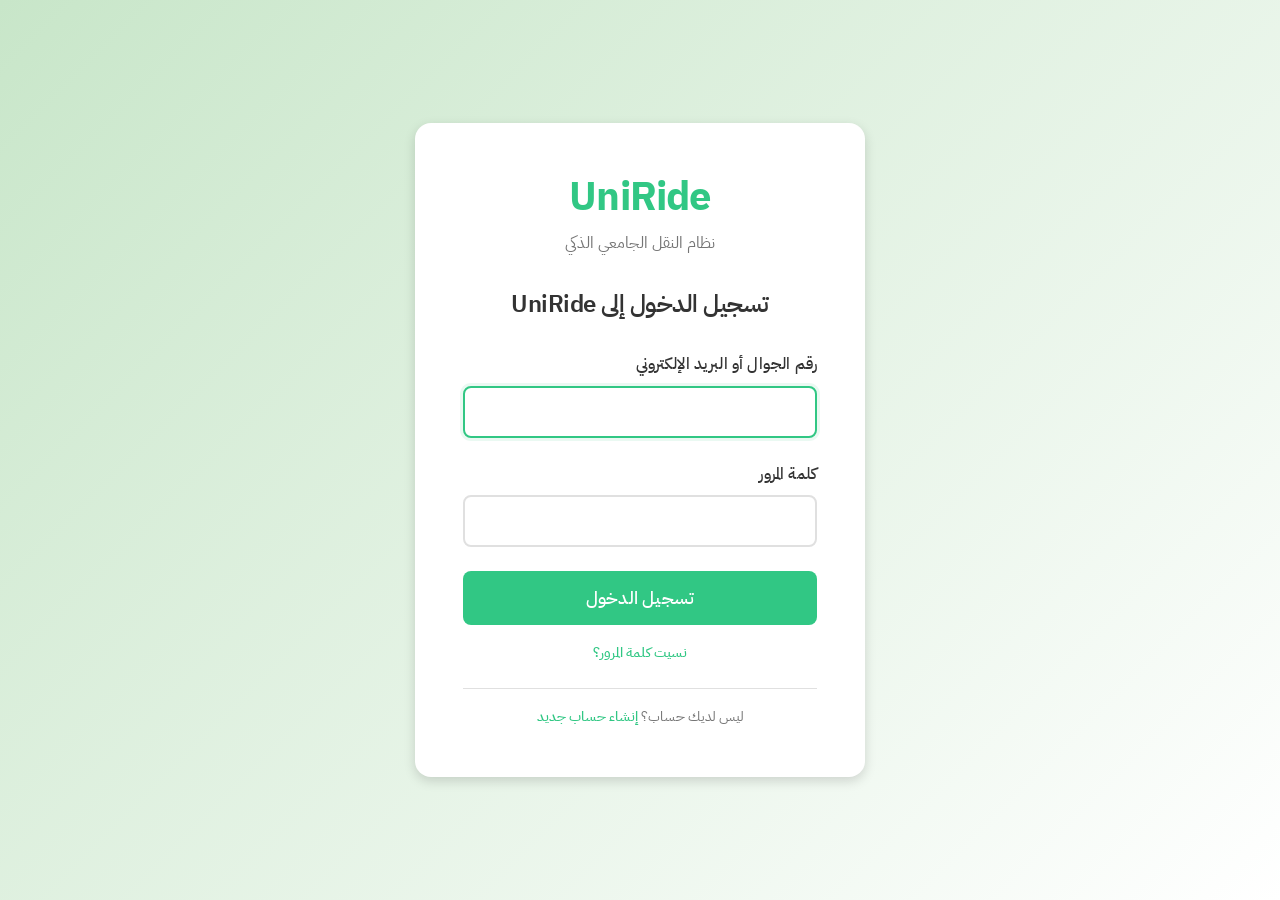
<file: index.html>
<!DOCTYPE html>
<html lang="ar" dir="rtl">

<head>
    <meta charset="UTF-8">
    <meta name="viewport" content="width=device-width, initial-scale=1.0">
    <title>UniRide - تسجيل الدخول</title>
    <link rel="stylesheet" href="https://cdnjs.cloudflare.com/ajax/libs/font-awesome/6.4.0/css/all.min.css">
    <link rel="stylesheet" href="styles/main.css">
    <link rel="stylesheet" href="styles/login.css">
    <link rel="stylesheet" href="styles/typography.css">
</head>

<body>
    <script src="js/api.js"></script>
    <div class="container">
        <div class="login-container">
            <div class="logo-section">
                <h1 class="logo">UniRide</h1>
                <p class="subtitle">نظام النقل الجامعي الذكي</p>
            </div>

            <form class="login-form" id="loginForm">
                <h2 class="form-title">تسجيل الدخول إلى UniRide</h2>

                <div class="form-group">
                    <label for="emailPhone">رقم الجوال أو البريد الإلكتروني</label>
                    <input type="text" id="emailPhone" name="emailPhone" required>
                </div>

                <div class="form-group">
                    <label for="password">كلمة المرور</label>
                    <input type="password" id="password" name="password" required>
                </div>

                <div class="form-actions">
                    <button type="submit" class="btn-primary">تسجيل الدخول</button>
                    <a href="#" class="forgot-password">نسيت كلمة المرور؟</a>
                </div>

                <div class="signup-link">
                    <p>ليس لديك حساب؟ <a href="signup.html">إنشاء حساب جديد</a></p>
                </div>
            </form>
        </div>
    </div>

    <script>
        // Login Script with Real API
        document.addEventListener('DOMContentLoaded', function () {
            const loginForm = document.getElementById('loginForm');
            const emailPhoneField = document.getElementById('emailPhone');
            const passwordField = document.getElementById('password');

            // Show success message
            function showSuccess(message) {
                const successDiv = document.createElement('div');
                successDiv.className = 'message message-success';
                successDiv.textContent = message;
                successDiv.style.cssText = `
                    background-color: #d4edda;
                    color: #155724;
                    border: 1px solid #c3e6cb;
                    padding: 12px 16px;
                    border-radius: 8px;
                    margin-bottom: 1rem;
                    font-weight: 500;
                `;
                loginForm.parentNode.insertBefore(successDiv, loginForm.parentNode.firstChild);

                setTimeout(() => {
                    successDiv.remove();
                }, 3000);
            }

            // Show error message
            function showError(message) {
                const errorDiv = document.createElement('div');
                errorDiv.className = 'message message-error';
                errorDiv.textContent = message;
                errorDiv.style.cssText = `
                    background-color: #f8d7da;
                    color: #721c24;
                    border: 1px solid #f5c6cb;
                    padding: 12px 16px;
                    border-radius: 8px;
                    margin-bottom: 1rem;
                    font-weight: 500;
                `;
                loginForm.parentNode.insertBefore(errorDiv, loginForm.parentNode.firstChild);

                setTimeout(() => {
                    errorDiv.remove();
                }, 3000);
            }

            // Form submission
            loginForm.addEventListener('submit', async function (e) {
                e.preventDefault();

                const submitBtn = loginForm.querySelector('button[type="submit"]');
                const emailPhone = emailPhoneField.value.trim();
                const password = passwordField.value;

                // Simple validation
                if (!emailPhone || !password) {
                    showError('يرجى ملء جميع الحقول');
                    return;
                }

                if (password.length < 6) {
                    showError('كلمة المرور يجب أن تكون 6 أحرف على الأقل');
                    return;
                }

                // Show loading
                submitBtn.disabled = true;
                submitBtn.textContent = 'جاري تسجيل الدخول...';

                try {
                    // استدعاء API الحقيقي
                    const response = await AuthAPI.login(emailPhone, password);

                    if (response.success) {
                        // حفظ بيانات المستخدم
                        sessionStorage.setItem('currentUser', JSON.stringify(response.data.user));
                        sessionStorage.setItem('userProfile', JSON.stringify(response.data.profile));

                        // Show success
                        showSuccess('تم تسجيل الدخول بنجاح!');

                        // Redirect based on user type
                        setTimeout(() => {
                            if (response.data.user.user_type === 'student') {
                                window.location.href = 'student-dashboard.html';
                            } else if (response.data.user.user_type === 'driver') {
                                window.location.href = 'driver-dashboard.html';
                            }
                        }, 1000);
                    }
                } catch (error) {
                    showError(error.message || 'حدث خطأ أثناء تسجيل الدخول');
                    submitBtn.disabled = false;
                    submitBtn.textContent = 'تسجيل الدخول';
                }
            });

            // Auto-focus on first field
            emailPhoneField.focus();

            // Handle Enter key
            emailPhoneField.addEventListener('keypress', function (e) {
                if (e.key === 'Enter') {
                    passwordField.focus();
                }
            });

            passwordField.addEventListener('keypress', function (e) {
                if (e.key === 'Enter') {
                    loginForm.dispatchEvent(new Event('submit'));
                }
            });

            // Check if already logged in (only if not coming from logout)
            const urlParams = new URLSearchParams(window.location.search);
            const fromLogout = urlParams.get('logout') === 'true';
            
            // التحقق من flag إعادة التوجيه لمنع الحلقة
            const isRedirecting = sessionStorage.getItem('redirecting') === 'true';
            
            if (!fromLogout && !isRedirecting) {
                checkAuthOnLoad().then(response => {
                    if (response.authenticated) {
                        // إزالة flag قبل إعادة التوجيه
                        sessionStorage.removeItem('redirecting');
                        
                        if (response.user.user_type === 'student') {
                            window.location.href = 'student-dashboard.html';
                        } else if (response.user.user_type === 'driver') {
                            window.location.href = 'driver-dashboard.html';
                        }
                    }
                }).catch(error => {
                    // في حالة الخطأ، إزالة flag
                    sessionStorage.removeItem('redirecting');
                });
            } else if (isRedirecting) {
                // إذا كنا في عملية إعادة توجيه، إزالة flag
                sessionStorage.removeItem('redirecting');
            }
        });
    </script>
</body>

</html>
</file>
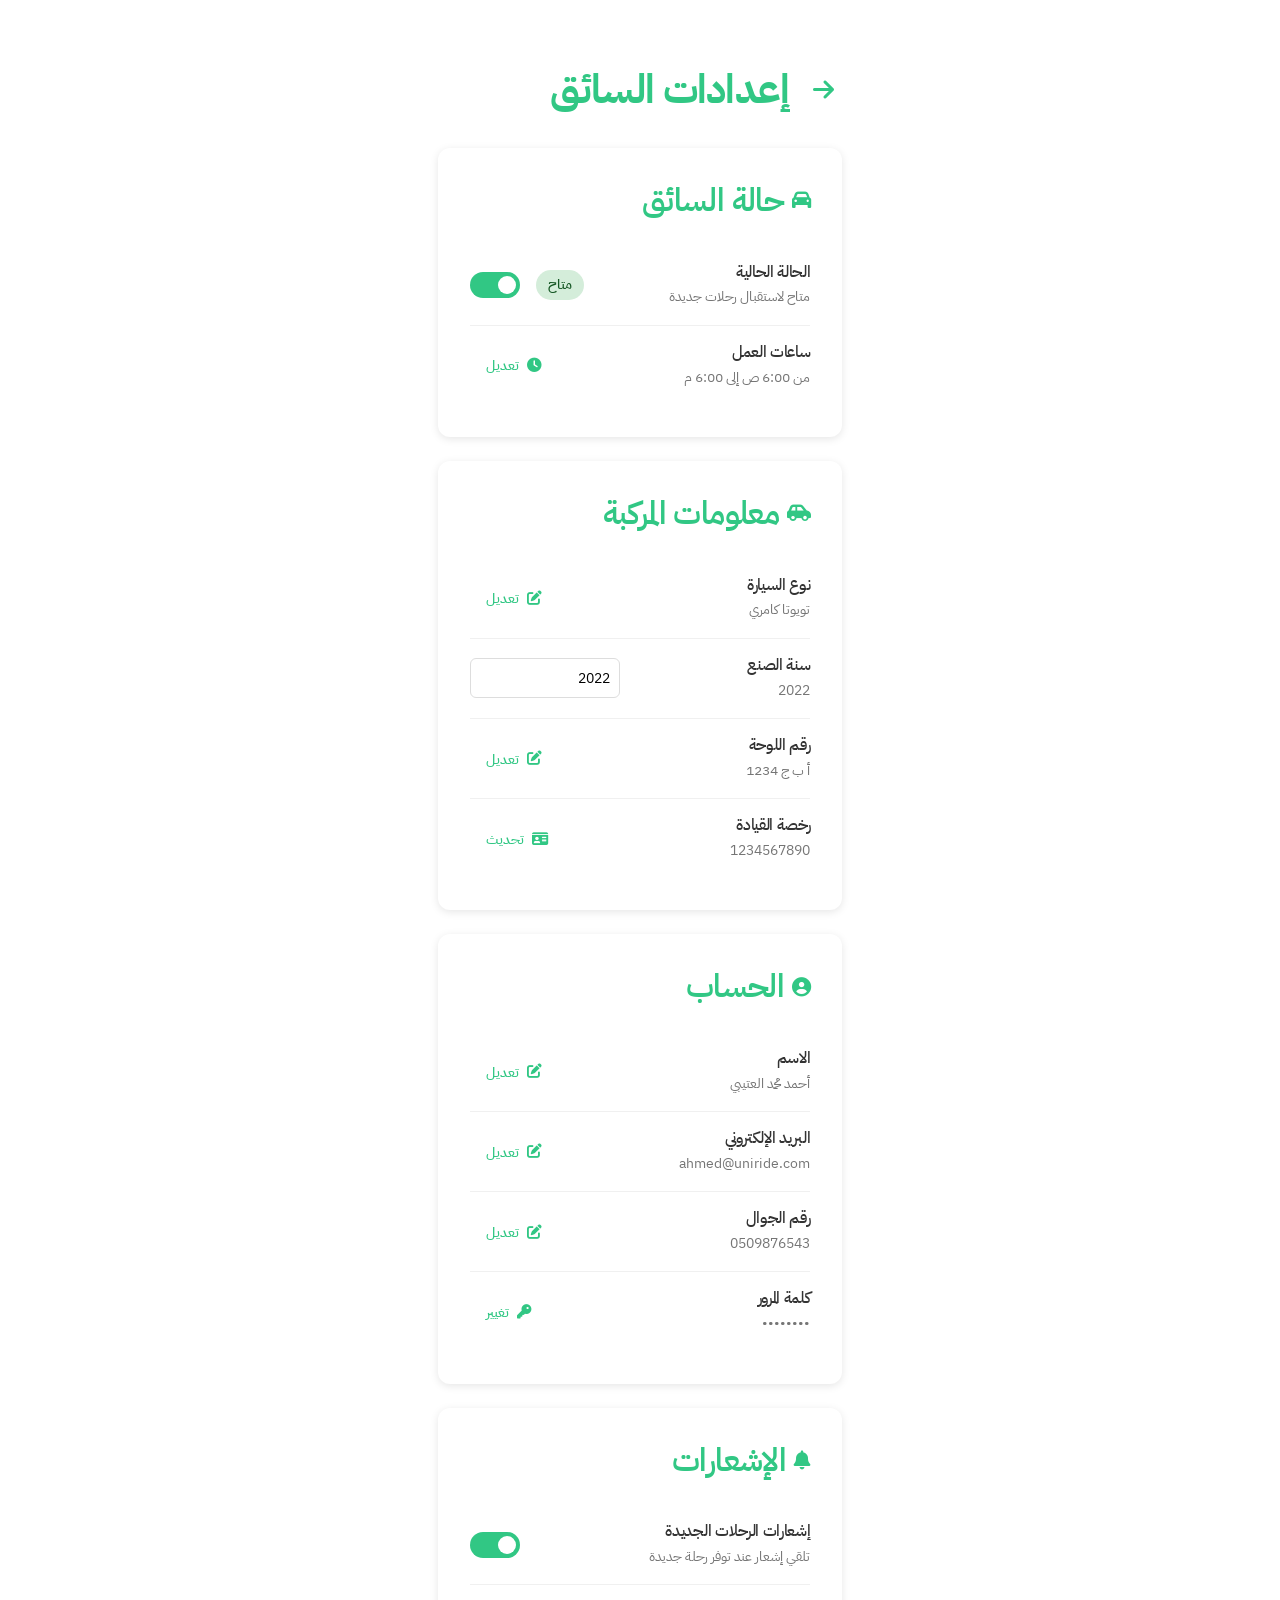
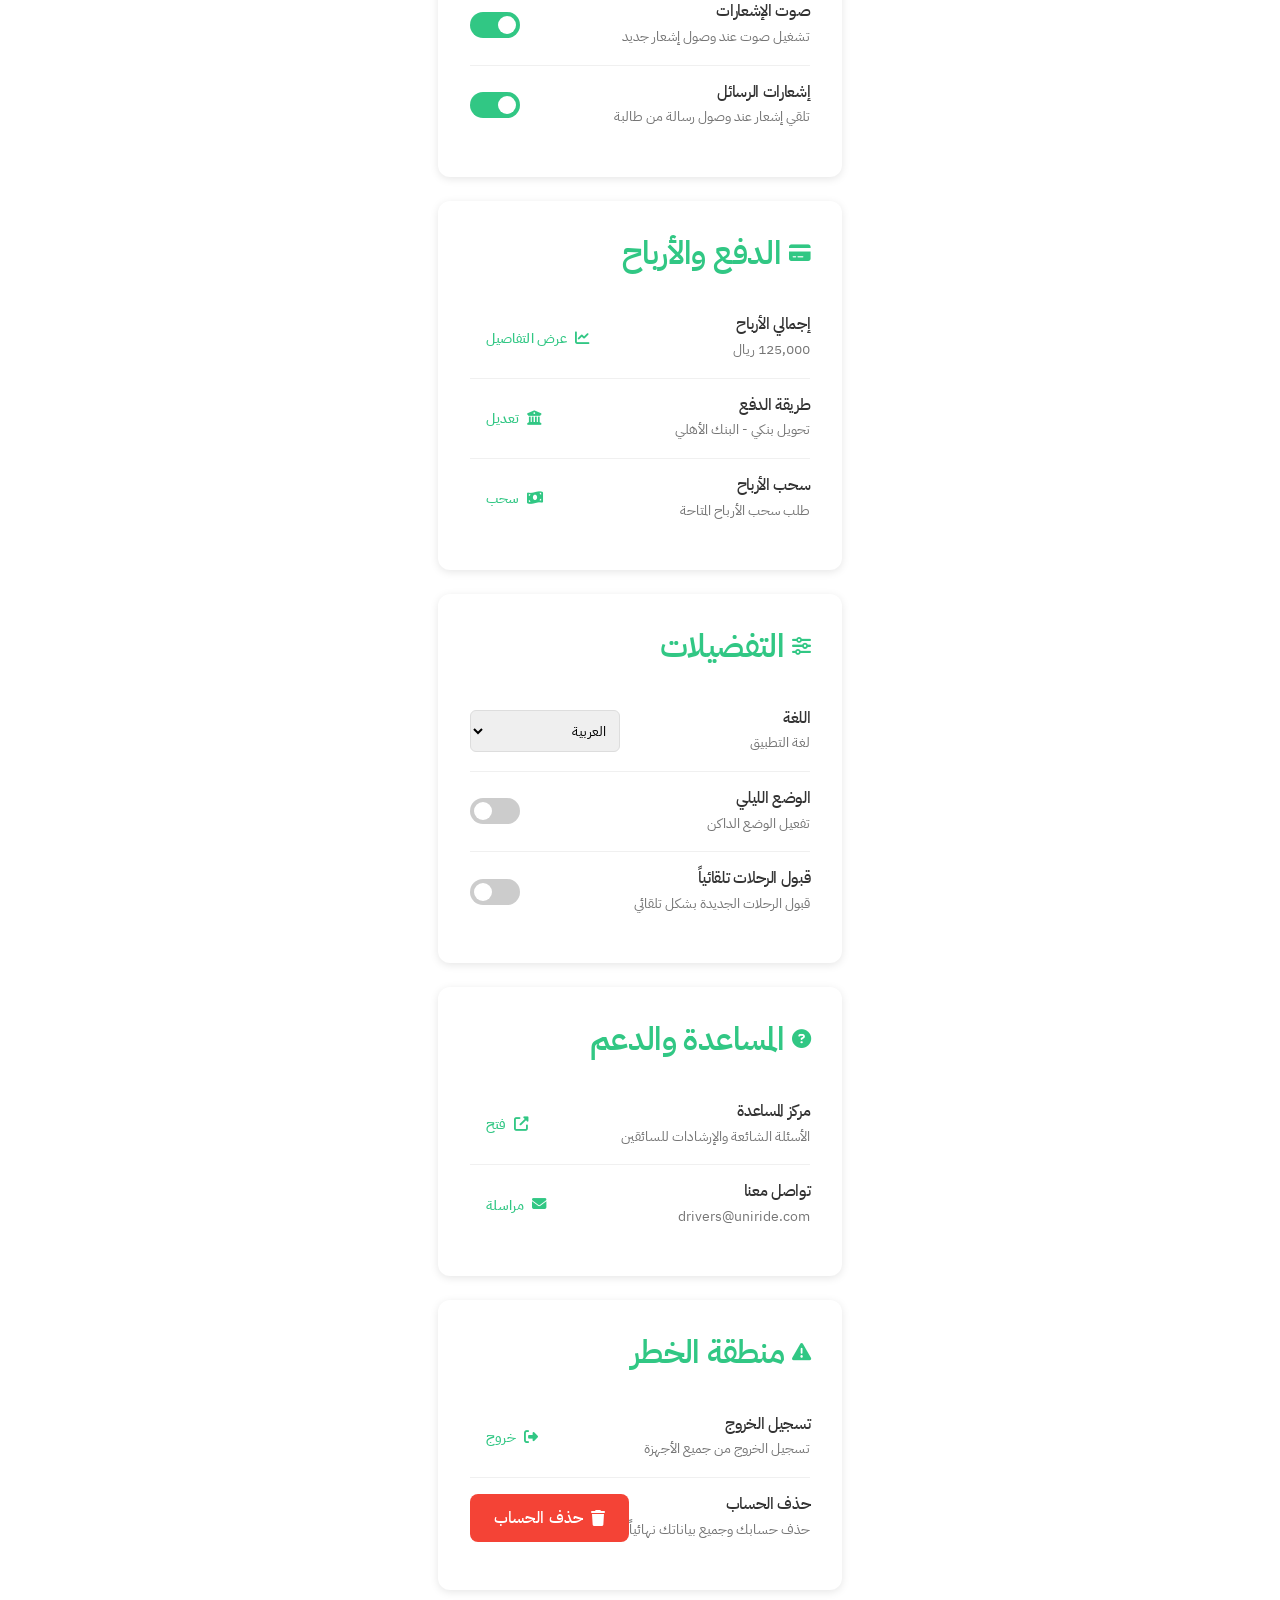
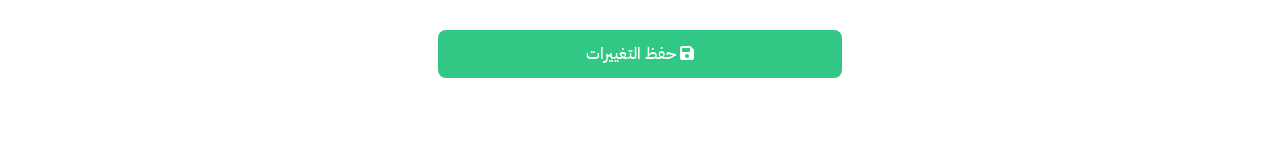
<file: driver-settings.html>
<!DOCTYPE html>
<html lang="ar" dir="rtl">

<head>
    <meta charset="UTF-8">
    <meta name="viewport" content="width=device-width, initial-scale=1.0">
    <title>UniRide - إعدادات السائق</title>
    <link rel="stylesheet" href="https://cdnjs.cloudflare.com/ajax/libs/font-awesome/6.4.0/css/all.min.css">
    <link rel="stylesheet" href="styles/main.css">
    <link rel="stylesheet" href="styles/dashboard.css">
    <link rel="stylesheet" href="styles/typography.css">
    <style>
        .settings-container {
            max-width: 900px;
            margin: 2rem auto;
            padding: 2rem;
        }

        .settings-header {
            display: flex;
            align-items: center;
            gap: 1rem;
            margin-bottom: 2rem;
        }

        .back-btn {
            background: none;
            border: none;
            font-size: 1.5rem;
            color: var(--dark-green);
            cursor: pointer;
            padding: 0.5rem;
        }

        .settings-header h1 {
            margin: 0;
            color: var(--dark-green);
        }

        .settings-section {
            background: white;
            border-radius: 12px;
            padding: 2rem;
            margin-bottom: 1.5rem;
            box-shadow: 0 2px 8px rgba(0, 0, 0, 0.1);
        }

        .settings-section h2 {
            color: var(--dark-green);
            margin-bottom: 1.5rem;
            display: flex;
            align-items: center;
            gap: 0.5rem;
        }

        .settings-section h2 i {
            font-size: 1.2rem;
        }

        .setting-item {
            display: flex;
            justify-content: space-between;
            align-items: center;
            padding: 1rem 0;
            border-bottom: 1px solid #f0f0f0;
        }

        .setting-item:last-child {
            border-bottom: none;
        }

        .setting-info {
            flex: 1;
        }

        .setting-info h3 {
            margin: 0 0 0.25rem 0;
            font-size: 1rem;
            color: #333;
        }

        .setting-info p {
            margin: 0;
            font-size: 0.875rem;
            color: #757575;
        }

        .setting-control {
            display: flex;
            align-items: center;
            gap: 1rem;
        }

        .toggle-switch {
            position: relative;
            width: 50px;
            height: 26px;
        }

        .toggle-switch input {
            opacity: 0;
            width: 0;
            height: 0;
        }

        .toggle-slider {
            position: absolute;
            cursor: pointer;
            top: 0;
            left: 0;
            right: 0;
            bottom: 0;
            background-color: #ccc;
            transition: 0.4s;
            border-radius: 34px;
        }

        .toggle-slider:before {
            position: absolute;
            content: "";
            height: 18px;
            width: 18px;
            left: 4px;
            bottom: 4px;
            background-color: white;
            transition: 0.4s;
            border-radius: 50%;
        }

        input:checked + .toggle-slider {
            background-color: var(--dark-green);
        }

        input:checked + .toggle-slider:before {
            transform: translateX(24px);
        }

        .btn-link {
            background: none;
            border: none;
            color: var(--dark-green);
            cursor: pointer;
            font-size: 0.9rem;
            padding: 0.5rem 1rem;
            text-decoration: none;
            display: inline-flex;
            align-items: center;
            gap: 0.5rem;
        }

        .btn-link:hover {
            text-decoration: underline;
        }

        .btn-danger {
            background-color: #f44336;
            color: white;
            border: none;
            padding: 0.75rem 1.5rem;
            border-radius: 8px;
            cursor: pointer;
            font-size: 1rem;
            display: inline-flex;
            align-items: center;
            gap: 0.5rem;
        }

        .btn-danger:hover {
            background-color: #d32f2f;
        }

        .btn-save {
            background-color: var(--dark-green);
            color: white;
            border: none;
            padding: 0.75rem 2rem;
            border-radius: 8px;
            cursor: pointer;
            font-size: 1rem;
            width: 100%;
            margin-top: 1rem;
        }

        .btn-save:hover {
            background-color: #2a9d6f;
        }

        select, input[type="text"], input[type="email"], input[type="time"] {
            padding: 0.5rem;
            border: 1px solid #ddd;
            border-radius: 6px;
            font-size: 0.9rem;
            min-width: 150px;
        }

        .status-badge {
            padding: 0.25rem 0.75rem;
            border-radius: 20px;
            font-size: 0.875rem;
            font-weight: 500;
        }

        .status-available {
            background-color: #d4edda;
            color: #155724;
        }

        .status-busy {
            background-color: #fff3cd;
            color: #856404;
        }
    </style>
</head>

<body>
    <div class="app-container">
        <div class="settings-container">
            <div class="settings-header">
                <button class="back-btn" onclick="window.history.back()">
                    <i class="fas fa-arrow-right"></i>
                </button>
                <h1>إعدادات السائق</h1>
            </div>

            <!-- Driver Status -->
            <div class="settings-section">
                <h2><i class="fas fa-car"></i> حالة السائق</h2>
                <div class="setting-item">
                    <div class="setting-info">
                        <h3>الحالة الحالية</h3>
                        <p>متاح لاستقبال رحلات جديدة</p>
                    </div>
                    <div class="setting-control">
                        <span class="status-badge status-available">متاح</span>
                        <label class="toggle-switch">
                            <input type="checkbox" checked onchange="toggleDriverStatus(this)">
                            <span class="toggle-slider"></span>
                        </label>
                    </div>
                </div>
                <div class="setting-item">
                    <div class="setting-info">
                        <h3>ساعات العمل</h3>
                        <p>من 6:00 ص إلى 6:00 م</p>
                    </div>
                    <div class="setting-control">
                        <button class="btn-link" onclick="editWorkingHours()">
                            <i class="fas fa-clock"></i> تعديل
                        </button>
                    </div>
                </div>
            </div>

            <!-- Vehicle Info -->
            <div class="settings-section">
                <h2><i class="fas fa-car-side"></i> معلومات المركبة</h2>
                <div class="setting-item">
                    <div class="setting-info">
                        <h3>نوع السيارة</h3>
                        <p>تويوتا كامري</p>
                    </div>
                    <div class="setting-control">
                        <button class="btn-link" onclick="editCarType()">
                            <i class="fas fa-edit"></i> تعديل
                        </button>
                    </div>
                </div>
                <div class="setting-item">
                    <div class="setting-info">
                        <h3>سنة الصنع</h3>
                        <p>2022</p>
                    </div>
                    <div class="setting-control">
                        <input type="text" value="2022" style="width: 100px;">
                    </div>
                </div>
                <div class="setting-item">
                    <div class="setting-info">
                        <h3>رقم اللوحة</h3>
                        <p>أ ب ج 1234</p>
                    </div>
                    <div class="setting-control">
                        <button class="btn-link" onclick="editPlateNumber()">
                            <i class="fas fa-edit"></i> تعديل
                        </button>
                    </div>
                </div>
                <div class="setting-item">
                    <div class="setting-info">
                        <h3>رخصة القيادة</h3>
                        <p>1234567890</p>
                    </div>
                    <div class="setting-control">
                        <button class="btn-link" onclick="editLicense()">
                            <i class="fas fa-id-card"></i> تحديث
                        </button>
                    </div>
                </div>
            </div>

            <!-- Account Settings -->
            <div class="settings-section">
                <h2><i class="fas fa-user-circle"></i> الحساب</h2>
                <div class="setting-item">
                    <div class="setting-info">
                        <h3>الاسم</h3>
                        <p>أحمد محمد العتيبي</p>
                    </div>
                    <div class="setting-control">
                        <button class="btn-link" onclick="editProfile()">
                            <i class="fas fa-edit"></i> تعديل
                        </button>
                    </div>
                </div>
                <div class="setting-item">
                    <div class="setting-info">
                        <h3>البريد الإلكتروني</h3>
                        <p>ahmed@uniride.com</p>
                    </div>
                    <div class="setting-control">
                        <button class="btn-link" onclick="editEmail()">
                            <i class="fas fa-edit"></i> تعديل
                        </button>
                    </div>
                </div>
                <div class="setting-item">
                    <div class="setting-info">
                        <h3>رقم الجوال</h3>
                        <p>0509876543</p>
                    </div>
                    <div class="setting-control">
                        <button class="btn-link" onclick="editPhone()">
                            <i class="fas fa-edit"></i> تعديل
                        </button>
                    </div>
                </div>
                <div class="setting-item">
                    <div class="setting-info">
                        <h3>كلمة المرور</h3>
                        <p>••••••••</p>
                    </div>
                    <div class="setting-control">
                        <button class="btn-link" onclick="changePassword()">
                            <i class="fas fa-key"></i> تغيير
                        </button>
                    </div>
                </div>
            </div>

            <!-- Notification Settings -->
            <div class="settings-section">
                <h2><i class="fas fa-bell"></i> الإشعارات</h2>
                <div class="setting-item">
                    <div class="setting-info">
                        <h3>إشعارات الرحلات الجديدة</h3>
                        <p>تلقي إشعار عند توفر رحلة جديدة</p>
                    </div>
                    <div class="setting-control">
                        <label class="toggle-switch">
                            <input type="checkbox" checked>
                            <span class="toggle-slider"></span>
                        </label>
                    </div>
                </div>
                <div class="setting-item">
                    <div class="setting-info">
                        <h3>صوت الإشعارات</h3>
                        <p>تشغيل صوت عند وصول إشعار جديد</p>
                    </div>
                    <div class="setting-control">
                        <label class="toggle-switch">
                            <input type="checkbox" checked>
                            <span class="toggle-slider"></span>
                        </label>
                    </div>
                </div>
                <div class="setting-item">
                    <div class="setting-info">
                        <h3>إشعارات الرسائل</h3>
                        <p>تلقي إشعار عند وصول رسالة من طالبة</p>
                    </div>
                    <div class="setting-control">
                        <label class="toggle-switch">
                            <input type="checkbox" checked>
                            <span class="toggle-slider"></span>
                        </label>
                    </div>
                </div>
            </div>

            <!-- Payment Settings -->
            <div class="settings-section">
                <h2><i class="fas fa-credit-card"></i> الدفع والأرباح</h2>
                <div class="setting-item">
                    <div class="setting-info">
                        <h3>إجمالي الأرباح</h3>
                        <p>125,000 ريال</p>
                    </div>
                    <div class="setting-control">
                        <button class="btn-link" onclick="viewEarnings()">
                            <i class="fas fa-chart-line"></i> عرض التفاصيل
                        </button>
                    </div>
                </div>
                <div class="setting-item">
                    <div class="setting-info">
                        <h3>طريقة الدفع</h3>
                        <p>تحويل بنكي - البنك الأهلي</p>
                    </div>
                    <div class="setting-control">
                        <button class="btn-link" onclick="editPaymentMethod()">
                            <i class="fas fa-university"></i> تعديل
                        </button>
                    </div>
                </div>
                <div class="setting-item">
                    <div class="setting-info">
                        <h3>سحب الأرباح</h3>
                        <p>طلب سحب الأرباح المتاحة</p>
                    </div>
                    <div class="setting-control">
                        <button class="btn-link" onclick="withdrawEarnings()">
                            <i class="fas fa-money-bill-wave"></i> سحب
                        </button>
                    </div>
                </div>
            </div>

            <!-- Preferences -->
            <div class="settings-section">
                <h2><i class="fas fa-sliders-h"></i> التفضيلات</h2>
                <div class="setting-item">
                    <div class="setting-info">
                        <h3>اللغة</h3>
                        <p>لغة التطبيق</p>
                    </div>
                    <div class="setting-control">
                        <select>
                            <option value="ar" selected>العربية</option>
                            <option value="en">English</option>
                        </select>
                    </div>
                </div>
                <div class="setting-item">
                    <div class="setting-info">
                        <h3>الوضع الليلي</h3>
                        <p>تفعيل الوضع الداكن</p>
                    </div>
                    <div class="setting-control">
                        <label class="toggle-switch">
                            <input type="checkbox">
                            <span class="toggle-slider"></span>
                        </label>
                    </div>
                </div>
                <div class="setting-item">
                    <div class="setting-info">
                        <h3>قبول الرحلات تلقائياً</h3>
                        <p>قبول الرحلات الجديدة بشكل تلقائي</p>
                    </div>
                    <div class="setting-control">
                        <label class="toggle-switch">
                            <input type="checkbox">
                            <span class="toggle-slider"></span>
                        </label>
                    </div>
                </div>
            </div>

            <!-- Support -->
            <div class="settings-section">
                <h2><i class="fas fa-question-circle"></i> المساعدة والدعم</h2>
                <div class="setting-item">
                    <div class="setting-info">
                        <h3>مركز المساعدة</h3>
                        <p>الأسئلة الشائعة والإرشادات للسائقين</p>
                    </div>
                    <div class="setting-control">
                        <button class="btn-link">
                            <i class="fas fa-external-link-alt"></i> فتح
                        </button>
                    </div>
                </div>
                <div class="setting-item">
                    <div class="setting-info">
                        <h3>تواصل معنا</h3>
                        <p>drivers@uniride.com</p>
                    </div>
                    <div class="setting-control">
                        <button class="btn-link">
                            <i class="fas fa-envelope"></i> مراسلة
                        </button>
                    </div>
                </div>
            </div>

            <!-- Danger Zone -->
            <div class="settings-section">
                <h2><i class="fas fa-exclamation-triangle"></i> منطقة الخطر</h2>
                <div class="setting-item">
                    <div class="setting-info">
                        <h3>تسجيل الخروج</h3>
                        <p>تسجيل الخروج من جميع الأجهزة</p>
                    </div>
                    <div class="setting-control">
                        <button class="btn-link" onclick="logout()">
                            <i class="fas fa-sign-out-alt"></i> خروج
                        </button>
                    </div>
                </div>
                <div class="setting-item">
                    <div class="setting-info">
                        <h3>حذف الحساب</h3>
                        <p>حذف حسابك وجميع بياناتك نهائياً</p>
                    </div>
                    <div class="setting-control">
                        <button class="btn-danger" onclick="deleteAccount()">
                            <i class="fas fa-trash"></i> حذف الحساب
                        </button>
                    </div>
                </div>
            </div>

            <button class="btn-save" onclick="saveSettings()">
                <i class="fas fa-save"></i> حفظ التغييرات
            </button>
        </div>
    </div>

    <script>
        function toggleDriverStatus(checkbox) {
            const badge = document.querySelector('.status-badge');
            if (checkbox.checked) {
                badge.textContent = 'متاح';
                badge.className = 'status-badge status-available';
            } else {
                badge.textContent = 'غير متاح';
                badge.className = 'status-badge status-busy';
            }
        }

        function editWorkingHours() {
            alert('ميزة تعديل ساعات العمل قريباً!');
        }

        function editCarType() {
            const newType = prompt('أدخل نوع السيارة:');
            if (newType) alert('تم تحديث نوع السيارة!');
        }

        function editPlateNumber() {
            const newPlate = prompt('أدخل رقم اللوحة الجديد:');
            if (newPlate) alert('تم تحديث رقم اللوحة!');
        }

        function editLicense() {
            alert('يرجى تحميل صورة الرخصة الجديدة...');
        }

        function editProfile() {
            alert('ميزة تعديل الملف الشخصي قريباً!');
        }

        function editEmail() {
            const newEmail = prompt('أدخل البريد الإلكتروني الجديد:');
            if (newEmail) alert('تم تحديث البريد الإلكتروني!');
        }

        function editPhone() {
            const newPhone = prompt('أدخل رقم الجوال الجديد:');
            if (newPhone) alert('تم تحديث رقم الجوال!');
        }

        function changePassword() {
            const oldPass = prompt('أدخل كلمة المرور الحالية:');
            if (oldPass) {
                const newPass = prompt('أدخل كلمة المرور الجديدة:');
                if (newPass) alert('تم تغيير كلمة المرور بنجاح!');
            }
        }

        function viewEarnings() {
            alert('عرض تفاصيل الأرباح...');
        }

        function editPaymentMethod() {
            alert('تعديل طريقة الدفع...');
        }

        function withdrawEarnings() {
            alert('طلب سحب الأرباح...');
        }

        function logout() {
            if (confirm('هل أنت متأكد من تسجيل الخروج؟')) {
                localStorage.clear();
                window.location.href = 'index.html';
            }
        }

        function deleteAccount() {
            const confirmation = prompt('اكتب "حذف" لتأكيد حذف الحساب:');
            if (confirmation === 'حذف') {
                alert('تم حذف حسابك.');
                localStorage.clear();
                window.location.href = 'index.html';
            }
        }

        function saveSettings() {
            alert('تم حفظ الإعدادات بنجاح!');
        }
    </script>
</body>

</html>
</file>
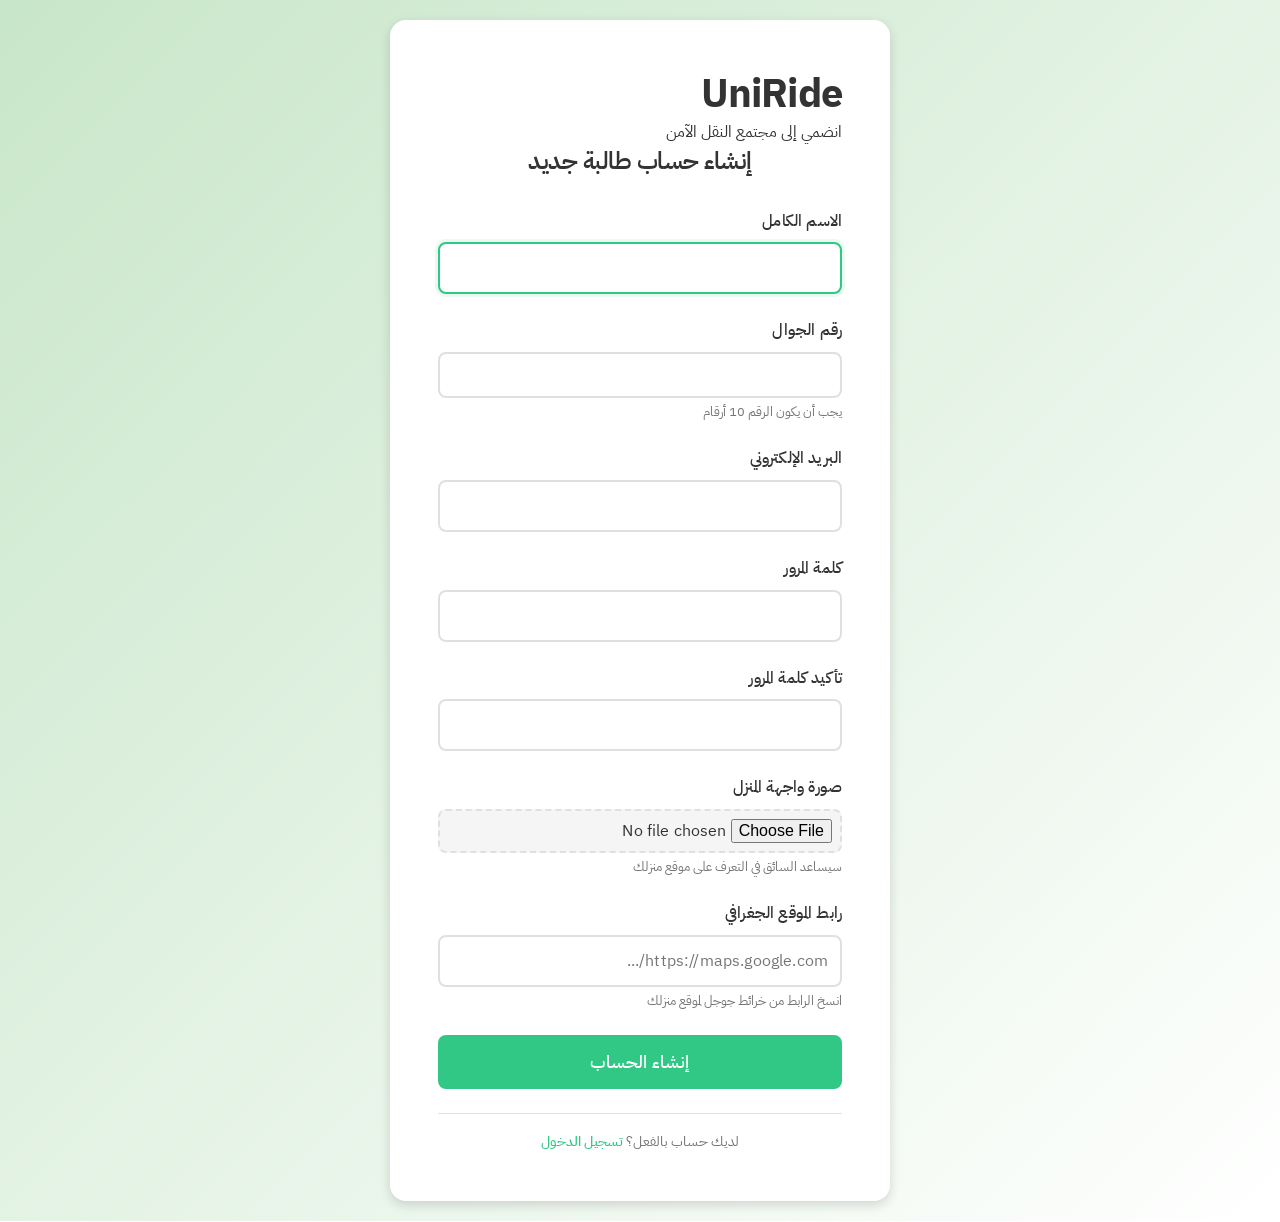
<file: signup.html>
<!DOCTYPE html>
<html lang="ar" dir="rtl">

<head>
    <meta charset="UTF-8">
    <meta name="viewport" content="width=device-width, initial-scale=1.0">
    <title>UniRide - إنشاء حساب جديد</title>
    <link rel="stylesheet" href="https://cdnjs.cloudflare.com/ajax/libs/font-awesome/6.4.0/css/all.min.css">
    <link rel="stylesheet" href="styles/main.css">
    <link rel="stylesheet" href="styles/signup.css">
    <link rel="stylesheet" href="styles/typography.css">
</head>

<body>
    <div class="container">
        <div class="signup-container">
            <div class="logo-section">
                <h1 class="logo">UniRide</h1>
                <p class="subtitle">انضمي إلى مجتمع النقل الآمن</p>
            </div>

            <form class="signup-form" id="signupForm">
                <h2 class="form-title">إنشاء حساب طالبة جديد</h2>

                <div class="form-group">
                    <label for="fullName">الاسم الكامل</label>
                    <input type="text" id="fullName" name="fullName" required>
                </div>

                <div class="form-group">
                    <label for="phone">رقم الجوال</label>
                    <input type="tel" id="phone" name="phone" pattern="[0-9]{10}" required>
                    <small class="form-hint">يجب أن يكون الرقم 10 أرقام</small>
                </div>

                <div class="form-group">
                    <label for="email">البريد الإلكتروني</label>
                    <input type="email" id="email" name="email" required>
                </div>

                <div class="form-group">
                    <label for="password">كلمة المرور</label>
                    <input type="password" id="password" name="password" required>
                </div>

                <div class="form-group">
                    <label for="confirmPassword">تأكيد كلمة المرور</label>
                    <input type="password" id="confirmPassword" name="confirmPassword" required>
                </div>

                <div class="form-group">
                    <label for="houseImage">صورة واجهة المنزل</label>
                    <input type="file" id="houseImage" name="houseImage" accept="image/*">
                    <small class="form-hint">سيساعد السائق في التعرف على موقع منزلك</small>
                </div>

                <div class="form-group">
                    <label for="locationLink">رابط الموقع الجغرافي</label>
                    <input type="url" id="locationLink" name="locationLink" placeholder="https://maps.google.com/..."
                        required>
                    <small class="form-hint">انسخ الرابط من خرائط جوجل لموقع منزلك</small>
                </div>

                <div class="form-actions">
                    <button type="submit" class="btn-primary">إنشاء الحساب</button>
                </div>

                <div class="login-link">
                    <p>لديك حساب بالفعل؟ <a href="index.html">تسجيل الدخول</a></p>
                </div>
            </form>
        </div>
    </div>

    <script src="js/api.js"></script>
    <script src="js/signup.js"></script>
</body>

</html>
</file>
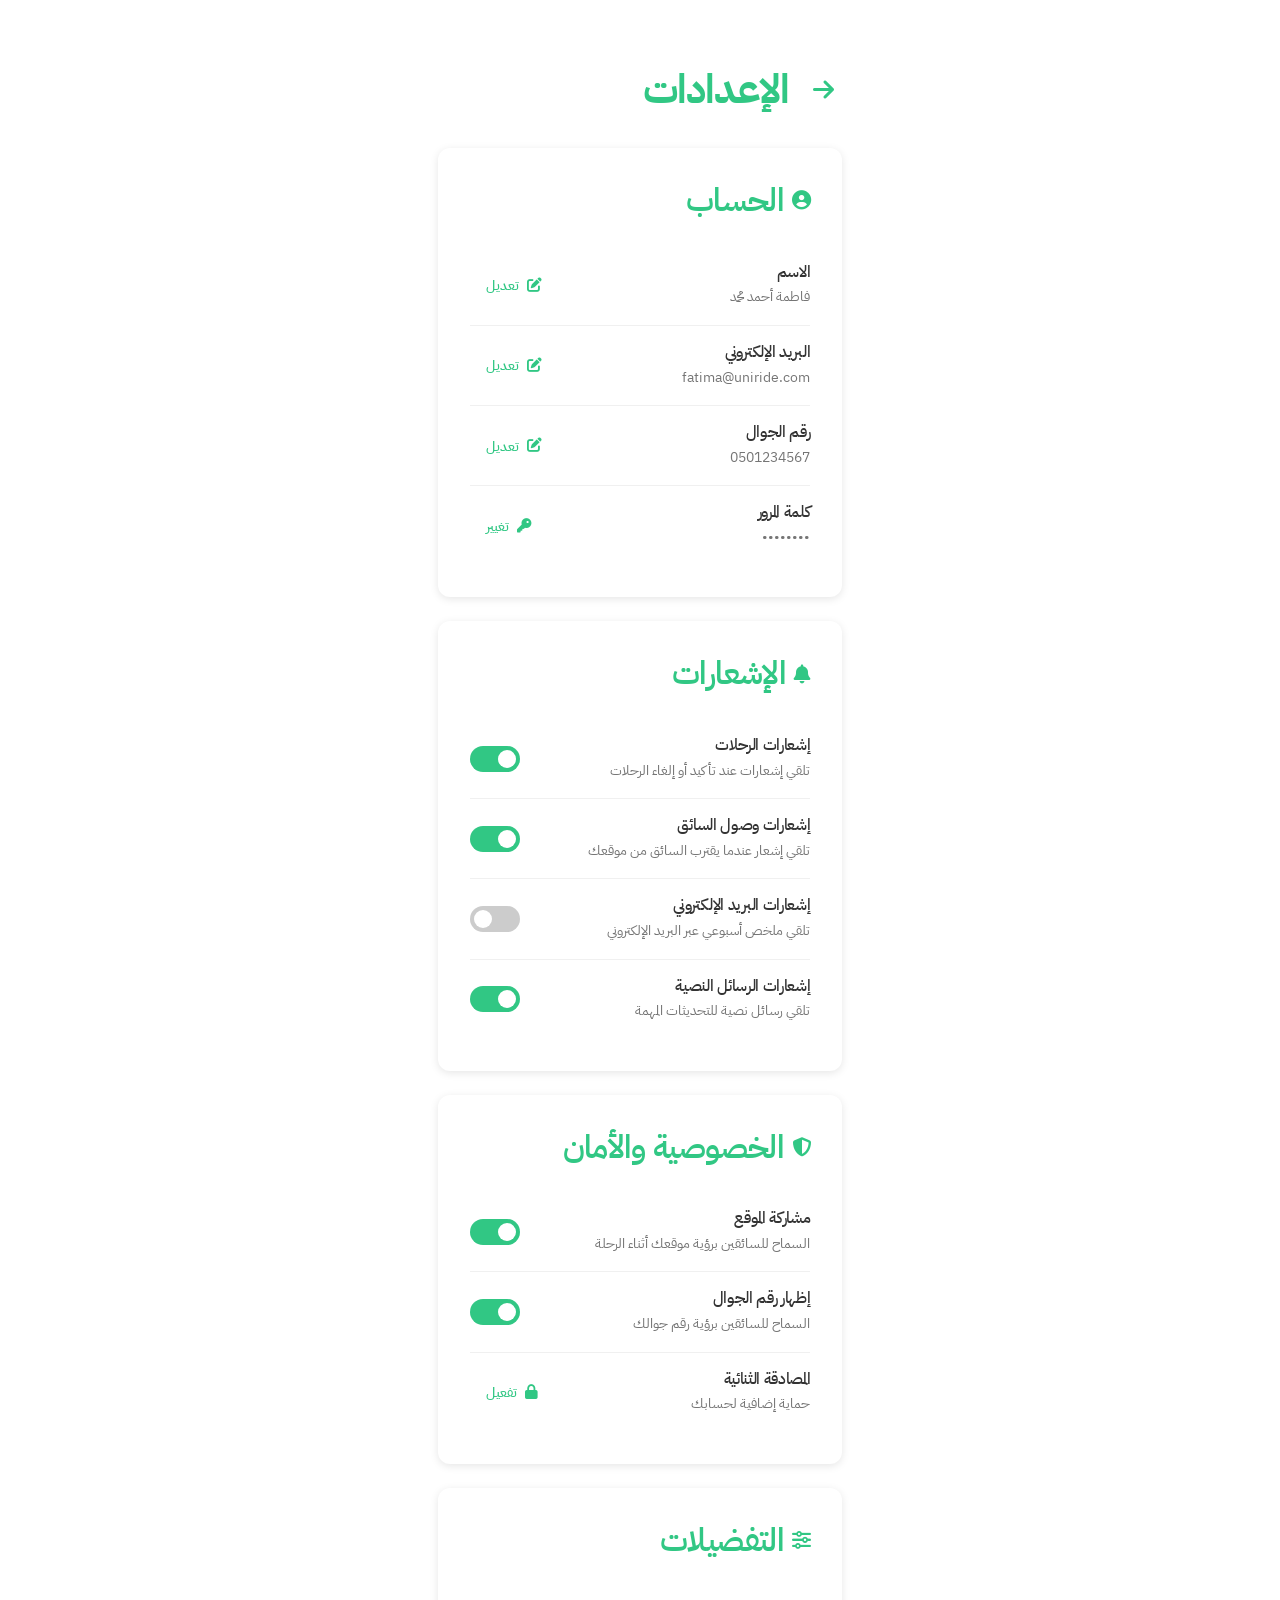
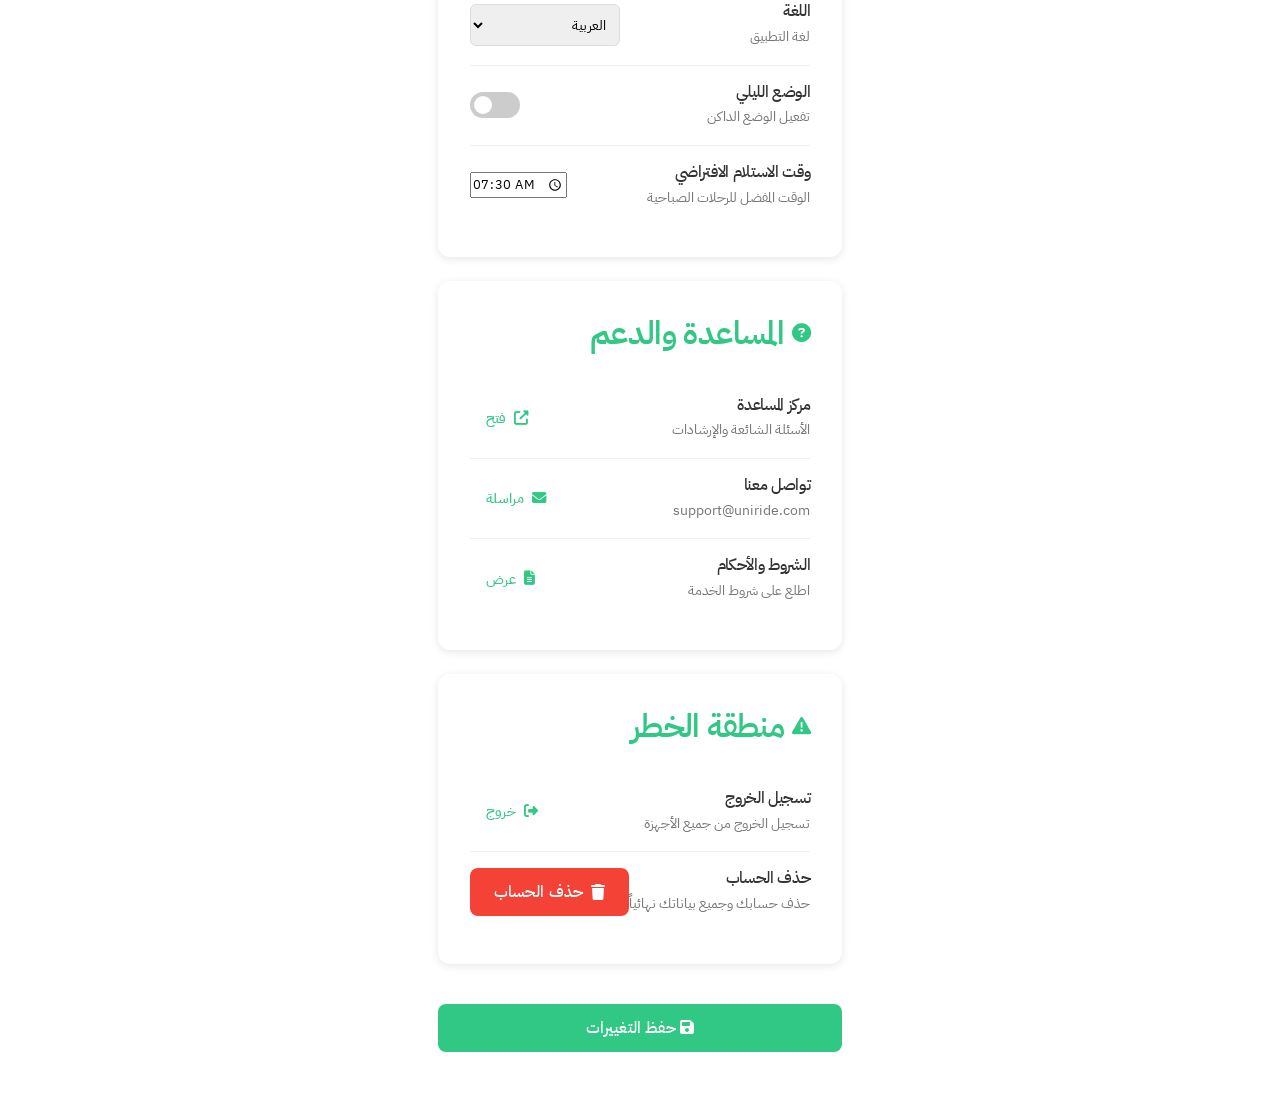
<file: student-settings.html>
<!DOCTYPE html>
<html lang="ar" dir="rtl">

<head>
    <meta charset="UTF-8">
    <meta name="viewport" content="width=device-width, initial-scale=1.0">
    <title>UniRide - الإعدادات</title>
    <link rel="stylesheet" href="https://cdnjs.cloudflare.com/ajax/libs/font-awesome/6.4.0/css/all.min.css">
    <link rel="stylesheet" href="styles/main.css">
    <link rel="stylesheet" href="styles/dashboard.css">
    <link rel="stylesheet" href="styles/typography.css">
    <style>
        .settings-container {
            max-width: 900px;
            margin: 2rem auto;
            padding: 2rem;
        }

        .settings-header {
            display: flex;
            align-items: center;
            gap: 1rem;
            margin-bottom: 2rem;
        }

        .back-btn {
            background: none;
            border: none;
            font-size: 1.5rem;
            color: var(--dark-green);
            cursor: pointer;
            padding: 0.5rem;
        }

        .settings-header h1 {
            margin: 0;
            color: var(--dark-green);
        }

        .settings-section {
            background: white;
            border-radius: 12px;
            padding: 2rem;
            margin-bottom: 1.5rem;
            box-shadow: 0 2px 8px rgba(0, 0, 0, 0.1);
        }

        .settings-section h2 {
            color: var(--dark-green);
            margin-bottom: 1.5rem;
            display: flex;
            align-items: center;
            gap: 0.5rem;
        }

        .settings-section h2 i {
            font-size: 1.2rem;
        }

        .setting-item {
            display: flex;
            justify-content: space-between;
            align-items: center;
            padding: 1rem 0;
            border-bottom: 1px solid #f0f0f0;
        }

        .setting-item:last-child {
            border-bottom: none;
        }

        .setting-info {
            flex: 1;
        }

        .setting-info h3 {
            margin: 0 0 0.25rem 0;
            font-size: 1rem;
            color: #333;
        }

        .setting-info p {
            margin: 0;
            font-size: 0.875rem;
            color: #757575;
        }

        .setting-control {
            display: flex;
            align-items: center;
            gap: 1rem;
        }

        .toggle-switch {
            position: relative;
            width: 50px;
            height: 26px;
        }

        .toggle-switch input {
            opacity: 0;
            width: 0;
            height: 0;
        }

        .toggle-slider {
            position: absolute;
            cursor: pointer;
            top: 0;
            left: 0;
            right: 0;
            bottom: 0;
            background-color: #ccc;
            transition: 0.4s;
            border-radius: 34px;
        }

        .toggle-slider:before {
            position: absolute;
            content: "";
            height: 18px;
            width: 18px;
            left: 4px;
            bottom: 4px;
            background-color: white;
            transition: 0.4s;
            border-radius: 50%;
        }

        input:checked + .toggle-slider {
            background-color: var(--dark-green);
        }

        input:checked + .toggle-slider:before {
            transform: translateX(24px);
        }

        .btn-link {
            background: none;
            border: none;
            color: var(--dark-green);
            cursor: pointer;
            font-size: 0.9rem;
            padding: 0.5rem 1rem;
            text-decoration: none;
            display: inline-flex;
            align-items: center;
            gap: 0.5rem;
        }

        .btn-link:hover {
            text-decoration: underline;
        }

        .btn-danger {
            background-color: #f44336;
            color: white;
            border: none;
            padding: 0.75rem 1.5rem;
            border-radius: 8px;
            cursor: pointer;
            font-size: 1rem;
            display: inline-flex;
            align-items: center;
            gap: 0.5rem;
        }

        .btn-danger:hover {
            background-color: #d32f2f;
        }

        .btn-save {
            background-color: var(--dark-green);
            color: white;
            border: none;
            padding: 0.75rem 2rem;
            border-radius: 8px;
            cursor: pointer;
            font-size: 1rem;
            width: 100%;
            margin-top: 1rem;
        }

        .btn-save:hover {
            background-color: #2a9d6f;
        }

        select, input[type="text"], input[type="email"] {
            padding: 0.5rem;
            border: 1px solid #ddd;
            border-radius: 6px;
            font-size: 0.9rem;
            min-width: 150px;
        }
    </style>
</head>

<body>
    <div class="app-container">
        <div class="settings-container">
            <div class="settings-header">
                <button class="back-btn" onclick="window.history.back()">
                    <i class="fas fa-arrow-right"></i>
                </button>
                <h1>الإعدادات</h1>
            </div>

            <!-- Account Settings -->
            <div class="settings-section">
                <h2><i class="fas fa-user-circle"></i> الحساب</h2>
                <div class="setting-item">
                    <div class="setting-info">
                        <h3>الاسم</h3>
                        <p>فاطمة أحمد محمد</p>
                    </div>
                    <div class="setting-control">
                        <button class="btn-link" onclick="editProfile()">
                            <i class="fas fa-edit"></i> تعديل
                        </button>
                    </div>
                </div>
                <div class="setting-item">
                    <div class="setting-info">
                        <h3>البريد الإلكتروني</h3>
                        <p>fatima@uniride.com</p>
                    </div>
                    <div class="setting-control">
                        <button class="btn-link" onclick="editEmail()">
                            <i class="fas fa-edit"></i> تعديل
                        </button>
                    </div>
                </div>
                <div class="setting-item">
                    <div class="setting-info">
                        <h3>رقم الجوال</h3>
                        <p>0501234567</p>
                    </div>
                    <div class="setting-control">
                        <button class="btn-link" onclick="editPhone()">
                            <i class="fas fa-edit"></i> تعديل
                        </button>
                    </div>
                </div>
                <div class="setting-item">
                    <div class="setting-info">
                        <h3>كلمة المرور</h3>
                        <p>••••••••</p>
                    </div>
                    <div class="setting-control">
                        <button class="btn-link" onclick="changePassword()">
                            <i class="fas fa-key"></i> تغيير
                        </button>
                    </div>
                </div>
            </div>

            <!-- Notification Settings -->
            <div class="settings-section">
                <h2><i class="fas fa-bell"></i> الإشعارات</h2>
                <div class="setting-item">
                    <div class="setting-info">
                        <h3>إشعارات الرحلات</h3>
                        <p>تلقي إشعارات عند تأكيد أو إلغاء الرحلات</p>
                    </div>
                    <div class="setting-control">
                        <label class="toggle-switch">
                            <input type="checkbox" checked>
                            <span class="toggle-slider"></span>
                        </label>
                    </div>
                </div>
                <div class="setting-item">
                    <div class="setting-info">
                        <h3>إشعارات وصول السائق</h3>
                        <p>تلقي إشعار عندما يقترب السائق من موقعك</p>
                    </div>
                    <div class="setting-control">
                        <label class="toggle-switch">
                            <input type="checkbox" checked>
                            <span class="toggle-slider"></span>
                        </label>
                    </div>
                </div>
                <div class="setting-item">
                    <div class="setting-info">
                        <h3>إشعارات البريد الإلكتروني</h3>
                        <p>تلقي ملخص أسبوعي عبر البريد الإلكتروني</p>
                    </div>
                    <div class="setting-control">
                        <label class="toggle-switch">
                            <input type="checkbox">
                            <span class="toggle-slider"></span>
                        </label>
                    </div>
                </div>
                <div class="setting-item">
                    <div class="setting-info">
                        <h3>إشعارات الرسائل النصية</h3>
                        <p>تلقي رسائل نصية للتحديثات المهمة</p>
                    </div>
                    <div class="setting-control">
                        <label class="toggle-switch">
                            <input type="checkbox" checked>
                            <span class="toggle-slider"></span>
                        </label>
                    </div>
                </div>
            </div>

            <!-- Privacy Settings -->
            <div class="settings-section">
                <h2><i class="fas fa-shield-alt"></i> الخصوصية والأمان</h2>
                <div class="setting-item">
                    <div class="setting-info">
                        <h3>مشاركة الموقع</h3>
                        <p>السماح للسائقين برؤية موقعك أثناء الرحلة</p>
                    </div>
                    <div class="setting-control">
                        <label class="toggle-switch">
                            <input type="checkbox" checked>
                            <span class="toggle-slider"></span>
                        </label>
                    </div>
                </div>
                <div class="setting-item">
                    <div class="setting-info">
                        <h3>إظهار رقم الجوال</h3>
                        <p>السماح للسائقين برؤية رقم جوالك</p>
                    </div>
                    <div class="setting-control">
                        <label class="toggle-switch">
                            <input type="checkbox" checked>
                            <span class="toggle-slider"></span>
                        </label>
                    </div>
                </div>
                <div class="setting-item">
                    <div class="setting-info">
                        <h3>المصادقة الثنائية</h3>
                        <p>حماية إضافية لحسابك</p>
                    </div>
                    <div class="setting-control">
                        <button class="btn-link" onclick="setup2FA()">
                            <i class="fas fa-lock"></i> تفعيل
                        </button>
                    </div>
                </div>
            </div>

            <!-- Preferences -->
            <div class="settings-section">
                <h2><i class="fas fa-sliders-h"></i> التفضيلات</h2>
                <div class="setting-item">
                    <div class="setting-info">
                        <h3>اللغة</h3>
                        <p>لغة التطبيق</p>
                    </div>
                    <div class="setting-control">
                        <select>
                            <option value="ar" selected>العربية</option>
                            <option value="en">English</option>
                        </select>
                    </div>
                </div>
                <div class="setting-item">
                    <div class="setting-info">
                        <h3>الوضع الليلي</h3>
                        <p>تفعيل الوضع الداكن</p>
                    </div>
                    <div class="setting-control">
                        <label class="toggle-switch">
                            <input type="checkbox">
                            <span class="toggle-slider"></span>
                        </label>
                    </div>
                </div>
                <div class="setting-item">
                    <div class="setting-info">
                        <h3>وقت الاستلام الافتراضي</h3>
                        <p>الوقت المفضل للرحلات الصباحية</p>
                    </div>
                    <div class="setting-control">
                        <input type="time" value="07:30">
                    </div>
                </div>
            </div>

            <!-- Support -->
            <div class="settings-section">
                <h2><i class="fas fa-question-circle"></i> المساعدة والدعم</h2>
                <div class="setting-item">
                    <div class="setting-info">
                        <h3>مركز المساعدة</h3>
                        <p>الأسئلة الشائعة والإرشادات</p>
                    </div>
                    <div class="setting-control">
                        <button class="btn-link">
                            <i class="fas fa-external-link-alt"></i> فتح
                        </button>
                    </div>
                </div>
                <div class="setting-item">
                    <div class="setting-info">
                        <h3>تواصل معنا</h3>
                        <p>support@uniride.com</p>
                    </div>
                    <div class="setting-control">
                        <button class="btn-link">
                            <i class="fas fa-envelope"></i> مراسلة
                        </button>
                    </div>
                </div>
                <div class="setting-item">
                    <div class="setting-info">
                        <h3>الشروط والأحكام</h3>
                        <p>اطلع على شروط الخدمة</p>
                    </div>
                    <div class="setting-control">
                        <button class="btn-link">
                            <i class="fas fa-file-alt"></i> عرض
                        </button>
                    </div>
                </div>
            </div>

            <!-- Danger Zone -->
            <div class="settings-section">
                <h2><i class="fas fa-exclamation-triangle"></i> منطقة الخطر</h2>
                <div class="setting-item">
                    <div class="setting-info">
                        <h3>تسجيل الخروج</h3>
                        <p>تسجيل الخروج من جميع الأجهزة</p>
                    </div>
                    <div class="setting-control">
                        <button class="btn-link" onclick="logout()">
                            <i class="fas fa-sign-out-alt"></i> خروج
                        </button>
                    </div>
                </div>
                <div class="setting-item">
                    <div class="setting-info">
                        <h3>حذف الحساب</h3>
                        <p>حذف حسابك وجميع بياناتك نهائياً</p>
                    </div>
                    <div class="setting-control">
                        <button class="btn-danger" onclick="deleteAccount()">
                            <i class="fas fa-trash"></i> حذف الحساب
                        </button>
                    </div>
                </div>
            </div>

            <button class="btn-save" onclick="saveSettings()">
                <i class="fas fa-save"></i> حفظ التغييرات
            </button>
        </div>
    </div>

    <script>
        function editProfile() {
            alert('ميزة تعديل الملف الشخصي قريباً!');
        }

        function editEmail() {
            const newEmail = prompt('أدخل البريد الإلكتروني الجديد:');
            if (newEmail) {
                alert('تم تحديث البريد الإلكتروني!');
            }
        }

        function editPhone() {
            const newPhone = prompt('أدخل رقم الجوال الجديد:');
            if (newPhone) {
                alert('تم تحديث رقم الجوال!');
            }
        }

        function changePassword() {
            const oldPass = prompt('أدخل كلمة المرور الحالية:');
            if (oldPass) {
                const newPass = prompt('أدخل كلمة المرور الجديدة:');
                if (newPass) {
                    alert('تم تغيير كلمة المرور بنجاح!');
                }
            }
        }

        function setup2FA() {
            alert('سيتم توجيهك لإعداد المصادقة الثنائية...');
        }

        function logout() {
            if (confirm('هل أنت متأكدة من تسجيل الخروج؟')) {
                localStorage.clear();
                window.location.href = 'index.html';
            }
        }

        function deleteAccount() {
            const confirmation = prompt('اكتبي "حذف" لتأكيد حذف الحساب:');
            if (confirmation === 'حذف') {
                alert('تم حذف حسابك. نأسف لرؤيتك تغادرين!');
                localStorage.clear();
                window.location.href = 'index.html';
            }
        }

        function saveSettings() {
            alert('تم حفظ الإعدادات بنجاح!');
        }
    </script>
</body>

</html>
</file>
<file: styles/main.css>
/* UniRide - Main CSS File */
/* نظام الألوان المحدد */
:root {
    --primary-bg: #FFFFFF;
    --light-green: #C8E6C9;
    --dark-green: #31C784;
    --light-yellow: #FFF176;
    --light-gray: #757575;
    --dark-gray: #F5F5F5;
    --text-dark: #333333;
    --border-color: #E0E0E0;
    --shadow: 0 2px 8px rgba(0, 0, 0, 0.1);
    --shadow-hover: 0 4px 12px rgba(0, 0, 0, 0.15);
}

/* Reset and Base Styles */
* {
    margin: 0;
    padding: 0;
    box-sizing: border-box;
}

body {
    font-family: 'IBM Plex Sans Arabic', 'Arial', 'Helvetica', sans-serif;
    background-color: var(--primary-bg);
    color: var(--text-dark);
    line-height: 1.6;
    direction: rtl;
    font-weight: 400;
    font-feature-settings: 'liga' 1, 'kern' 1;
    text-rendering: optimizeLegibility;
    -webkit-font-smoothing: antialiased;
    -moz-osx-font-smoothing: grayscale;
}

/* Container Styles */
.container {
    min-height: 100vh;
    display: flex;
    align-items: center;
    justify-content: center;
    padding: 20px;
    background: linear-gradient(135deg, var(--light-green) 0%, var(--primary-bg) 100%);
}

.app-container {
    min-height: 100vh;
    display: flex;
    flex-direction: column;
}

/* Header Styles */
.header {
    background-color: var(--primary-bg);
    box-shadow: var(--shadow);
    position: sticky;
    top: 0;
    z-index: 100;
}

.header-content {
    max-width: 1200px;
    margin: 0 auto;
    padding: 1rem 2rem;
    display: flex;
    justify-content: space-between;
    align-items: center;
}

.logo h1 {
    color: var(--dark-green);
    font-size: 1.8rem;
    font-weight: 600;
    font-family: 'IBM Plex Sans Arabic', sans-serif;
    letter-spacing: -0.02em;
}

.header-actions {
    display: flex;
    align-items: center;
    gap: 1rem;
}

/* Button Styles */
.btn-primary {
    background-color: var(--dark-green);
    color: white;
    border: none;
    padding: 12px 24px;
    border-radius: 8px;
    font-size: 1rem;
    font-weight: 500;
    font-family: 'IBM Plex Sans Arabic', sans-serif;
    cursor: pointer;
    transition: all 0.3s ease;
    text-decoration: none;
    display: inline-block;
    text-align: center;
    letter-spacing: 0.01em;
}

.btn-primary:hover {
    background-color: #2a9d6f;
    transform: translateY(-2px);
    box-shadow: var(--shadow-hover);
}

.btn-secondary {
    background-color: var(--light-yellow);
    color: var(--text-dark);
    border: none;
    padding: 10px 20px;
    border-radius: 6px;
    font-size: 0.9rem;
    font-weight: 500;
    font-family: 'IBM Plex Sans Arabic', sans-serif;
    cursor: pointer;
    transition: all 0.3s ease;
    text-decoration: none;
    display: inline-block;
    text-align: center;
    letter-spacing: 0.01em;
}

.btn-secondary:hover {
    background-color: #ffeb3b;
    transform: translateY(-1px);
    box-shadow: var(--shadow);
}

.btn-danger {
    background-color: #f44336;
    color: white;
    border: none;
    padding: 10px 20px;
    border-radius: 6px;
    font-size: 0.9rem;
    font-weight: 500;
    cursor: pointer;
    transition: all 0.3s ease;
}

.btn-danger:hover {
    background-color: #d32f2f;
    transform: translateY(-1px);
}

/* Form Styles */
.form-group {
    margin-bottom: 1.5rem;
}

.form-group label {
    display: block;
    margin-bottom: 0.5rem;
    font-weight: 500;
    font-family: 'IBM Plex Sans Arabic', sans-serif;
    color: var(--text-dark);
    letter-spacing: 0.01em;
}

.form-group input,
.form-group select,
.form-group textarea {
    width: 100%;
    padding: 12px;
    border: 2px solid var(--border-color);
    border-radius: 8px;
    font-size: 1rem;
    font-family: 'IBM Plex Sans Arabic', sans-serif;
    font-weight: 400;
    transition: border-color 0.3s ease;
    background-color: var(--primary-bg);
    letter-spacing: 0.01em;
}

.form-group input:focus,
.form-group select:focus,
.form-group textarea:focus {
    outline: none;
    border-color: var(--dark-green);
    box-shadow: 0 0 0 3px rgba(49, 199, 132, 0.1);
}

.form-hint {
    display: block;
    margin-top: 0.25rem;
    font-size: 0.8rem;
    color: var(--light-gray);
}

/* Main Content */
.main-content {
    flex: 1;
    max-width: 1200px;
    margin: 0 auto;
    padding: 2rem;
    width: 100%;
}

/* Card Styles */
.card {
    background-color: var(--primary-bg);
    border-radius: 12px;
    padding: 1.5rem;
    box-shadow: var(--shadow);
    margin-bottom: 1.5rem;
    transition: transform 0.3s ease, box-shadow 0.3s ease;
}

.card:hover {
    transform: translateY(-2px);
    box-shadow: var(--shadow-hover);
}

/* Modal Styles */
.modal {
    display: none;
    position: fixed;
    z-index: 1000;
    left: 0;
    top: 0;
    width: 100%;
    height: 100%;
    background-color: rgba(0, 0, 0, 0.5);
    -webkit-backdrop-filter: blur(5px);
    backdrop-filter: blur(5px);
}

.modal-content {
    background-color: var(--primary-bg);
    margin: 5% auto;
    padding: 0;
    border-radius: 12px;
    width: 90%;
    max-width: 500px;
    box-shadow: 0 10px 30px rgba(0, 0, 0, 0.3);
    animation: modalSlideIn 0.3s ease;
}

@keyframes modalSlideIn {
    from {
        opacity: 0;
        transform: translateY(-50px);
    }

    to {
        opacity: 1;
        transform: translateY(0);
    }
}

.modal-header {
    padding: 1.5rem;
    border-bottom: 1px solid var(--border-color);
    display: flex;
    justify-content: space-between;
    align-items: center;
}

.modal-header h3 {
    margin: 0;
    color: var(--text-dark);
}

.close-btn {
    background: none;
    border: none;
    font-size: 1.5rem;
    cursor: pointer;
    color: var(--light-gray);
    padding: 0;
    width: 30px;
    height: 30px;
    display: flex;
    align-items: center;
    justify-content: center;
    border-radius: 50%;
    transition: all 0.3s ease;
}

.close-btn:hover {
    background-color: var(--dark-gray);
    color: var(--text-dark);
}

.modal-body {
    padding: 1.5rem;
}

.modal-footer {
    padding: 1.5rem;
    border-top: 1px solid var(--border-color);
    display: flex;
    justify-content: flex-end;
    gap: 1rem;
}

/* Notification Styles */
.notifications {
    position: relative;
}

.notification-btn {
    background: none;
    border: none;
    cursor: pointer;
    position: relative;
    padding: 8px;
    border-radius: 50%;
    transition: background-color 0.3s ease;
}

.notification-btn:hover {
    background-color: var(--dark-gray);
}

.notification-icon {
    font-size: 1.2rem;
}

.notification-badge {
    position: absolute;
    top: 0;
    right: 0;
    background-color: #f44336;
    color: white;
    border-radius: 50%;
    width: 18px;
    height: 18px;
    font-size: 0.7rem;
    display: flex;
    align-items: center;
    justify-content: center;
    font-weight: bold;
}

.notification-dropdown {
    position: absolute;
    top: 100%;
    right: 0;
    background-color: var(--light-yellow);
    border-radius: 8px;
    box-shadow: var(--shadow);
    min-width: 250px;
    max-width: 300px;
    z-index: 1000;
    display: none;
    margin-top: 8px;
}

.notification-dropdown.show {
    display: block;
    animation: dropdownSlideIn 0.3s ease;
}

@keyframes dropdownSlideIn {
    from {
        opacity: 0;
        transform: translateY(-10px);
    }

    to {
        opacity: 1;
        transform: translateY(0);
    }
}

.notification-item {
    padding: 12px 16px;
    border-bottom: 1px solid rgba(0, 0, 0, 0.1);
}

.notification-item:last-child {
    border-bottom: none;
}

.notification-item p {
    margin: 0 0 4px 0;
    font-weight: 500;
    color: var(--text-dark);
}

.notification-item small {
    color: var(--light-gray);
    font-size: 0.8rem;
}

/* Profile Styles */
.profile-btn,
.settings-btn {
    width: 44px;
    height: 44px;
    border-radius: 12px;
    border: none;
    cursor: pointer;
    transition: all 0.3s ease;
    display: flex;
    align-items: center;
    justify-content: center;
    font-size: 1.2rem;
    background: linear-gradient(135deg, #667eea 0%, #764ba2 100%);
    color: white;
    box-shadow: 0 4px 12px rgba(102, 126, 234, 0.3);
}

.profile-btn {
    background: linear-gradient(135deg, #f093fb 0%, #f5576c 100%);
    box-shadow: 0 4px 12px rgba(245, 87, 108, 0.3);
}

.profile-btn:hover,
.settings-btn:hover {
    transform: translateY(-2px) scale(1.05);
    box-shadow: 0 6px 16px rgba(102, 126, 234, 0.4);
}

.profile-btn:hover {
    background: linear-gradient(135deg, #f5576c 0%, #f093fb 100%);
    box-shadow: 0 6px 16px rgba(245, 87, 108, 0.4);
}

.settings-btn:hover {
    background: linear-gradient(135deg, #764ba2 0%, #667eea 100%);
    box-shadow: 0 6px 16px rgba(102, 126, 234, 0.4);
}

/* Responsive Design */
@media (max-width: 768px) {
    .header-content {
        padding: 1rem;
    }

    .logo h1 {
        font-size: 1.5rem;
    }

    .main-content {
        padding: 1rem;
    }

    .modal-content {
        width: 95%;
        margin: 10% auto;
    }

    .modal-header,
    .modal-body,
    .modal-footer {
        padding: 1rem;
    }

    .btn-primary,
    .btn-secondary {
        padding: 10px 16px;
        font-size: 0.9rem;
    }
}

@media (max-width: 480px) {
    .container {
        padding: 10px;
    }

    .header-content {
        padding: 0.75rem;
    }

    .main-content {
        padding: 0.75rem;
    }

    .card {
        padding: 1rem;
    }

    .modal-content {
        width: 98%;
        margin: 5% auto;
    }

    .notification-dropdown {
        min-width: 200px;
        right: -50px;
    }
}

/* Typography Enhancements */
h1,
h2,
h3,
h4,
h5,
h6 {
    font-family: 'IBM Plex Sans Arabic', sans-serif;
    font-weight: 600;
    letter-spacing: -0.02em;
    line-height: 1.3;
}

h1 {
    font-weight: 700;
}

h2 {
    font-weight: 600;
}

h3 {
    font-weight: 500;
}

/* Utility Classes */
.text-center {
    text-align: center;
}

.text-right {
    text-align: right;
}

.text-left {
    text-align: left;
}

.mb-1 {
    margin-bottom: 0.5rem;
}

.mb-2 {
    margin-bottom: 1rem;
}

.mb-3 {
    margin-bottom: 1.5rem;
}

.mt-1 {
    margin-top: 0.5rem;
}

.mt-2 {
    margin-top: 1rem;
}

.mt-3 {
    margin-top: 1.5rem;
}

.hidden {
    display: none !important;
}

.visible {
    display: block !important;
}

/* Loading Animation */
.loading {
    display: inline-block;
    width: 20px;
    height: 20px;
    border: 3px solid var(--border-color);
    border-radius: 50%;
    border-top-color: var(--dark-green);
    animation: spin 1s ease-in-out infinite;
}

@keyframes spin {
    to {
        transform: rotate(360deg);
    }
}

/* Success/Error Messages */
.message {
    padding: 12px 16px;
    border-radius: 8px;
    margin-bottom: 1rem;
    font-weight: 500;
}

.message-success {
    background-color: #d4edda;
    color: #155724;
    border: 1px solid #c3e6cb;
}

.message-error {
    background-color: #f8d7da;
    color: #721c24;
    border: 1px solid #f5c6cb;
}

.message-warning {
    background-color: #fff3cd;
    color: #856404;
    border: 1px solid #ffeaa7;
}
</file>
<file: styles/login.css>
/* Auth Toggle Buttons */
.auth-toggle {
    display: flex;
    margin-bottom: 2rem;
    background-color: var(--dark-gray);
    border-radius: 8px;
    padding: 4px;
}

.toggle-btn {
    flex: 1;
    padding: 12px 20px;
    border: none;
    background: none;
    color: var(--light-gray);
    font-weight: 500;
    cursor: pointer;
    border-radius: 6px;
    transition: all 0.3s ease;
    font-family: 'IBM Plex Sans Arabic', sans-serif;
}

.toggle-btn.active {
    background-color: var(--dark-green);
    color: white;
    transform: translateY(-1px);
}

.toggle-btn:hover:not(.active) {
    background-color: var(--light-green);
    color: var(--text-dark);
}

/* Auth Forms */
.auth-form {
    display: none;
    animation: fadeIn 0.3s ease;
}

.auth-form.active {
    display: block;
}

@keyframes fadeIn {
    from {
        opacity: 0;
        transform: translateY(10px);
    }

    to {
        opacity: 1;
        transform: translateY(0);
    }
}

/* Form Groups */
.form-group {
    margin-bottom: 1.5rem;
}

.form-group label {
    display: block;
    margin-bottom: 0.5rem;
    font-weight: 500;
    color: var(--text-dark);
    font-family: 'IBM Plex Sans Arabic', sans-serif;
}

.form-group input,
.form-group select {
    width: 100%;
    padding: 12px;
    border: 2px solid var(--border-color);
    border-radius: 8px;
    font-size: 1rem;
    font-family: 'IBM Plex Sans Arabic', sans-serif;
    transition: border-color 0.3s ease;
    background-color: var(--primary-bg);
}

.form-group input:focus,
.form-group select:focus {
    outline: none;
    border-color: var(--dark-green);
    box-shadow: 0 0 0 3px rgba(49, 199, 132, 0.1);
}

.form-group input::placeholder {
    color: var(--light-gray);
    font-style: italic;
}

/* Password Strength */
.password-strength {
    margin-top: 0.5rem;
    height: 4px;
    background-color: var(--border-color);
    border-radius: 2px;
    overflow: hidden;
}

.password-strength-bar {
    height: 100%;
    width: 0%;
    transition: width 0.3s ease, background-color 0.3s ease;
    border-radius: 2px;
}

.password-strength-bar.weak {
    width: 25%;
    background-color: #f44336;
}

.password-strength-bar.fair {
    width: 50%;
    background-color: #ff9800;
}

.password-strength-bar.good {
    width: 75%;
    background-color: #2196f3;
}

.password-strength-bar.strong {
    width: 100%;
    background-color: var(--dark-green);
}

/* Form Hints */
.form-hint {
    display: block;
    margin-top: 0.25rem;
    font-size: 0.8rem;
    color: var(--light-gray);
    font-style: italic;
}

/* Hidden form groups */
.form-group.hidden {
    display: none;
}

/* Auth Switch */
.auth-switch {
    text-align: center;
    padding-top: 1rem;
    border-top: 1px solid var(--border-color);
    margin-top: 1rem;
}

.auth-switch p {
    margin: 0;
    color: var(--light-gray);
    font-size: 0.9rem;
}

.auth-switch a {
    color: var(--dark-green);
    text-decoration: none;
    font-weight: 500;
    transition: color 0.3s ease;
}

.auth-switch a:hover {
    color: #2a9d6f;
    text-decoration: underline;
}

/* Loading State */
.btn-primary.loading {
    position: relative;
    color: transparent;
}

.btn-primary.loading::after {
    content: '';
    position: absolute;
    top: 50%;
    left: 50%;
    transform: translate(-50%, -50%);
    width: 20px;
    height: 20px;
    border: 2px solid transparent;
    border-top: 2px solid white;
    border-radius: 50%;
    animation: spin 1s linear infinite;
}

@keyframes spin {
    to {
        transform: rotate(360deg);
    }
}

/* Responsive Design */
@media (max-width: 768px) {
    .auth-toggle {
        margin-bottom: 1.5rem;
    }

    .toggle-btn {
        padding: 10px 16px;
        font-size: 0.9rem;
    }

    .form-group {
        margin-bottom: 1rem;
    }

    .form-group input,
    .form-group select {
        padding: 10px;
        font-size: 0.9rem;
    }
}

@media (max-width: 480px) {
    .auth-toggle {
        margin-bottom: 1rem;
    }

    .toggle-btn {
        padding: 8px 12px;
        font-size: 0.8rem;
    }

    .form-group input,
    .form-group select {
        padding: 8px;
        font-size: 0.8rem;
    }
}

.login-container {
    background-color: var(--primary-bg);
    border-radius: 16px;
    box-shadow: var(--shadow-hover);
    padding: 3rem;
    width: 100%;
    max-width: 450px;
    animation: slideInUp 0.6s ease;
}

@keyframes slideInUp {
    from {
        opacity: 0;
        transform: translateY(30px);
    }

    to {
        opacity: 1;
        transform: translateY(0);
    }
}

.logo-section {
    text-align: center;
    margin-bottom: 2rem;
}

.logo-section .logo {
    font-size: 2.5rem;
    color: var(--dark-green);
    margin-bottom: 0.5rem;
    font-weight: bold;
}

.logo-section .subtitle {
    color: var(--light-gray);
    font-size: 1rem;
    margin: 0;
}

.login-form {
    width: 100%;
}

.form-title {
    text-align: center;
    color: var(--text-dark);
    margin-bottom: 2rem;
    font-size: 1.5rem;
    font-weight: 600;
}

.form-actions {
    margin-bottom: 1.5rem;
}

.form-actions .btn-primary {
    width: 100%;
    padding: 14px;
    font-size: 1.1rem;
    margin-bottom: 1rem;
}

.forgot-password {
    display: block;
    text-align: center;
    color: var(--dark-green);
    text-decoration: none;
    font-size: 0.9rem;
    transition: color 0.3s ease;
}

.forgot-password:hover {
    color: #2a9d6f;
    text-decoration: underline;
}

.signup-link {
    text-align: center;
    padding-top: 1rem;
    border-top: 1px solid var(--border-color);
}

.signup-link p {
    margin: 0;
    color: var(--light-gray);
    font-size: 0.9rem;
}

.signup-link a {
    color: var(--dark-green);
    text-decoration: none;
    font-weight: 500;
    transition: color 0.3s ease;
}

.signup-link a:hover {
    color: #2a9d6f;
    text-decoration: underline;
}

/* Form Validation Styles */
.form-group input.error {
    border-color: #f44336;
    box-shadow: 0 0 0 3px rgba(244, 67, 54, 0.1);
}

.form-group input.success {
    border-color: var(--dark-green);
    box-shadow: 0 0 0 3px rgba(49, 199, 132, 0.1);
}

.error-message {
    color: #f44336;
    font-size: 0.8rem;
    margin-top: 0.25rem;
    display: block;
}

.success-message {
    color: var(--dark-green);
    font-size: 0.8rem;
    margin-top: 0.25rem;
    display: block;
}

/* Loading State */
.btn-primary.loading {
    position: relative;
    color: transparent;
}

.btn-primary.loading::after {
    content: '';
    position: absolute;
    top: 50%;
    left: 50%;
    transform: translate(-50%, -50%);
    width: 20px;
    height: 20px;
    border: 2px solid transparent;
    border-top: 2px solid white;
    border-radius: 50%;
    animation: spin 1s linear infinite;
}

/* Responsive Design for Login */
@media (max-width: 768px) {
    .login-container {
        padding: 2rem;
        margin: 1rem;
    }

    .logo-section .logo {
        font-size: 2rem;
    }

    .form-title {
        font-size: 1.3rem;
    }
}

@media (max-width: 480px) {
    .login-container {
        padding: 1.5rem;
        margin: 0.5rem;
    }

    .logo-section .logo {
        font-size: 1.8rem;
    }

    .form-title {
        font-size: 1.2rem;
    }

    .form-actions .btn-primary {
        padding: 12px;
        font-size: 1rem;
    }
}

/* Extra Small Screens */
@media (max-width: 360px) {
    .login-container {
        padding: 1rem;
    }

    .logo-section {
        margin-bottom: 1.5rem;
    }

    .form-title {
        margin-bottom: 1.5rem;
    }

    .form-group {
        margin-bottom: 1rem;
    }
}
</file>
<file: styles/typography.css>
/* IBM Plex Sans Arabic - Local Fonts */
@font-face {
    font-family: 'IBM Plex Sans Arabic';
    src: url('../assets/fonts/IBMPlexSansArabic-Thin.ttf') format('truetype');
    font-weight: 100;
    font-style: normal;
    font-display: swap;
}

@font-face {
    font-family: 'IBM Plex Sans Arabic';
    src: url('../assets/fonts/IBMPlexSansArabic-ExtraLight.ttf') format('truetype');
    font-weight: 200;
    font-style: normal;
    font-display: swap;
}

@font-face {
    font-family: 'IBM Plex Sans Arabic';
    src: url('../assets/fonts/IBMPlexSansArabic-Light.ttf') format('truetype');
    font-weight: 300;
    font-style: normal;
    font-display: swap;
}

@font-face {
    font-family: 'IBM Plex Sans Arabic';
    src: url('../assets/fonts/IBMPlexSansArabic-Regular.ttf') format('truetype');
    font-weight: 400;
    font-style: normal;
    font-display: swap;
}

@font-face {
    font-family: 'IBM Plex Sans Arabic';
    src: url('../assets/fonts/IBMPlexSansArabic-Medium.ttf') format('truetype');
    font-weight: 500;
    font-style: normal;
    font-display: swap;
}

@font-face {
    font-family: 'IBM Plex Sans Arabic';
    src: url('../assets/fonts/IBMPlexSansArabic-SemiBold.ttf') format('truetype');
    font-weight: 600;
    font-style: normal;
    font-display: swap;
}

@font-face {
    font-family: 'IBM Plex Sans Arabic';
    src: url('../assets/fonts/IBMPlexSansArabic-Bold.ttf') format('truetype');
    font-weight: 700;
    font-style: normal;
    font-display: swap;
}

/* Global Typography */
* {
    font-family: 'IBM Plex Sans Arabic', 'Arial', 'Helvetica', sans-serif;
}

/* Enhanced Typography for Arabic Text */
body {
    font-family: 'IBM Plex Sans Arabic', 'Arial', 'Helvetica', sans-serif;
    font-weight: 400;
    font-feature-settings: 'liga' 1, 'kern' 1, 'calt' 1;
    text-rendering: optimizeLegibility;
    -webkit-font-smoothing: antialiased;
    -moz-osx-font-smoothing: grayscale;
    font-variant-ligatures: common-ligatures;
}

/* Headings with IBM Plex Sans Arabic */
h1,
h2,
h3,
h4,
h5,
h6 {
    font-family: 'IBM Plex Sans Arabic', sans-serif;
    font-weight: 600;
    letter-spacing: -0.02em;
    line-height: 1.3;
    font-feature-settings: 'liga' 1, 'kern' 1;
}

h1 {
    font-weight: 700;
    font-size: 2.5rem;
}

h2 {
    font-weight: 600;
    font-size: 2rem;
}

h3 {
    font-weight: 500;
    font-size: 1.5rem;
}

h4 {
    font-weight: 500;
    font-size: 1.25rem;
}

h5 {
    font-weight: 500;
    font-size: 1.125rem;
}

h6 {
    font-weight: 500;
    font-size: 1rem;
}

/* Buttons with IBM Plex Sans Arabic */
button,
.btn,
input[type="button"],
input[type="submit"] {
    font-family: 'IBM Plex Sans Arabic', sans-serif;
    font-weight: 500;
    letter-spacing: 0.01em;
}

/* Form Elements */
input,
textarea,
select {
    font-family: 'IBM Plex Sans Arabic', sans-serif;
    font-weight: 400;
    letter-spacing: 0.01em;
}

/* Labels */
label {
    font-family: 'IBM Plex Sans Arabic', sans-serif;
    font-weight: 500;
    letter-spacing: 0.01em;
}

/* Links */
a {
    font-family: 'IBM Plex Sans Arabic', sans-serif;
    font-weight: 500;
}

/* Navigation */
nav,
.nav {
    font-family: 'IBM Plex Sans Arabic', sans-serif;
    font-weight: 500;
}

/* Cards and Containers */
.card,
.container,
.modal {
    font-family: 'IBM Plex Sans Arabic', sans-serif;
}

/* Notifications */
.notification-item p,
.message {
    font-family: 'IBM Plex Sans Arabic', sans-serif;
    font-weight: 500;
}

/* Tables */
table,
th,
td {
    font-family: 'IBM Plex Sans Arabic', sans-serif;
}

th {
    font-weight: 600;
}

td {
    font-weight: 400;
}

/* Lists */
ul,
ol,
li {
    font-family: 'IBM Plex Sans Arabic', sans-serif;
}

/* Paragraphs */
p {
    font-family: 'IBM Plex Sans Arabic', sans-serif;
    font-weight: 400;
    line-height: 1.6;
}

/* Small text */
small,
.small {
    font-family: 'IBM Plex Sans Arabic', sans-serif;
    font-weight: 400;
    font-size: 0.875rem;
}

/* Strong text */
strong,
b {
    font-family: 'IBM Plex Sans Arabic', sans-serif;
    font-weight: 600;
}

/* Emphasized text */
em,
i {
    font-family: 'IBM Plex Sans Arabic', sans-serif;
    font-style: italic;
    font-weight: 400;
}

/* Code elements */
code,
pre {
    font-family: 'IBM Plex Sans Arabic', monospace;
    font-weight: 400;
}

/* Responsive Typography */
@media (max-width: 768px) {
    h1 {
        font-size: 2rem;
    }

    h2 {
        font-size: 1.75rem;
    }

    h3 {
        font-size: 1.25rem;
    }

    body {
        font-size: 0.9rem;
    }
}

@media (max-width: 480px) {
    h1 {
        font-size: 1.75rem;
    }

    h2 {
        font-size: 1.5rem;
    }

    h3 {
        font-size: 1.125rem;
    }

    body {
        font-size: 0.85rem;
    }
}

/* Print Styles */
@media print {
    * {
        font-family: 'IBM Plex Sans Arabic', sans-serif !important;
    }

    body {
        font-size: 12pt;
        line-height: 1.4;
    }

    h1 {
        font-size: 18pt;
    }

    h2 {
        font-size: 16pt;
    }

    h3 {
        font-size: 14pt;
    }
}
</file>
<file: styles/dashboard.css>
/* Live Trip Tracking Section */
.live-trip-section {
    margin-bottom: 2rem;
}

.trip-header {
    display: flex;
    justify-content: space-between;
    align-items: center;
    margin-bottom: 1rem;
}

.trip-header h2 {
    color: var(--text-dark);
    margin: 0;
    font-size: 1.5rem;
    font-weight: 600;
}

.trip-status {
    display: flex;
    align-items: center;
    gap: 0.5rem;
    padding: 0.5rem 1rem;
    background-color: var(--light-green);
    border-radius: 20px;
    font-weight: 500;
}

.status-indicator {
    width: 10px;
    height: 10px;
    border-radius: 50%;
    background-color: var(--dark-green);
    animation: pulse 2s infinite;
}

@keyframes pulse {
    0% {
        transform: scale(1);
        opacity: 1;
    }

    50% {
        transform: scale(1.2);
        opacity: 0.7;
    }

    100% {
        transform: scale(1);
        opacity: 1;
    }
}

.status-indicator.waiting {
    background-color: #ff9800;
}

.status-indicator.arriving {
    background-color: #2196f3;
}

.status-indicator.arrived {
    background-color: var(--dark-green);
}

/* Driver Info */
.driver-info {
    display: flex;
    align-items: center;
    gap: 1rem;
    margin-bottom: 1.5rem;
    padding: 1rem;
    background-color: var(--dark-gray);
    border-radius: 12px;
}

.driver-avatar {
    width: 60px;
    height: 60px;
    border-radius: 50%;
    overflow: hidden;
    background-color: var(--light-green);
    display: flex;
    align-items: center;
    justify-content: center;
    font-size: 1.5rem;
}

.driver-avatar img {
    width: 100%;
    height: 100%;
    object-fit: cover;
}

.driver-details h3 {
    margin: 0 0 0.5rem 0;
    color: var(--text-dark);
    font-size: 1.2rem;
}

.driver-rating {
    display: flex;
    align-items: center;
    gap: 0.5rem;
}

.stars {
    font-size: 0.9rem;
}

.rating-text {
    color: var(--light-gray);
    font-size: 0.9rem;
}

/* Car Info */
.car-info {
    margin-bottom: 1.5rem;
}

.car-info .info-item {
    display: flex;
    justify-content: space-between;
    align-items: center;
    padding: 0.75rem;
    background-color: var(--dark-gray);
    border-radius: 8px;
    margin-bottom: 0.5rem;
    transition: background-color 0.3s ease;
}

.car-info .info-item:hover {
    background-color: var(--light-green);
}

.contact-link {
    color: var(--dark-green);
    text-decoration: none;
    font-weight: 500;
}

.contact-link:hover {
    text-decoration: underline;
}

/* Trip Timing */
.trip-timing {
    display: grid;
    grid-template-columns: repeat(auto-fit, minmax(150px, 1fr));
    gap: 1rem;
    margin-bottom: 1.5rem;
}

.time-info {
    text-align: center;
    padding: 1rem;
    background-color: var(--dark-gray);
    border-radius: 8px;
    transition: background-color 0.3s ease;
}

.time-info:hover {
    background-color: var(--light-green);
}

.time-info .label {
    display: block;
    font-size: 0.8rem;
    color: var(--light-gray);
    margin-bottom: 0.5rem;
}

.time-info .value {
    display: block;
    font-size: 1.1rem;
    font-weight: 600;
    color: var(--dark-green);
}

/* Map Container */
.map-container {
    background-color: var(--dark-gray);
    border-radius: 12px;
    overflow: hidden;
}

.map-header {
    display: flex;
    justify-content: space-between;
    align-items: center;
    padding: 1rem;
    background-color: var(--light-green);
    border-bottom: 1px solid var(--border-color);
}

.map-header h4 {
    margin: 0;
    color: var(--text-dark);
    font-size: 1.1rem;
}

.map-controls {
    display: flex;
    gap: 0.5rem;
}

.map-btn {
    padding: 0.5rem 1rem;
    border: none;
    background-color: var(--primary-bg);
    color: var(--text-dark);
    border-radius: 6px;
    font-size: 0.8rem;
    cursor: pointer;
    transition: all 0.3s ease;
}

.map-btn:hover {
    background-color: var(--dark-green);
    color: white;
}

.map-content {
    padding: 1.5rem;
}

/* Route Info */
.route-info {
    display: flex;
    flex-direction: column;
    gap: 1rem;
    margin-bottom: 1.5rem;
}

.route-point {
    display: flex;
    align-items: center;
    gap: 1rem;
}

.point-icon {
    width: 40px;
    height: 40px;
    border-radius: 50%;
    display: flex;
    align-items: center;
    justify-content: center;
    font-size: 1.2rem;
    background-color: var(--light-green);
}

.point-icon.start {
    background-color: var(--dark-green);
    color: white;
}

.point-icon.end {
    background-color: #2196f3;
    color: white;
}

.point-info {
    flex: 1;
}

.point-label {
    display: block;
    font-weight: 600;
    color: var(--text-dark);
    margin-bottom: 0.25rem;
}

.point-address {
    display: block;
    font-size: 0.9rem;
    color: var(--light-gray);
}

.route-line {
    display: flex;
    align-items: center;
    gap: 1rem;
    margin: 0.5rem 0;
}

.progress-bar {
    flex: 1;
    height: 8px;
    background-color: var(--border-color);
    border-radius: 4px;
    overflow: hidden;
}

.progress-fill {
    height: 100%;
    background: linear-gradient(90deg, var(--dark-green), #2196f3);
    border-radius: 4px;
    width: 0%;
    transition: width 0.5s ease;
    animation: progressAnimation 3s ease-in-out infinite;
}

@keyframes progressAnimation {
    0% {
        width: 0%;
    }

    50% {
        width: 60%;
    }

    100% {
        width: 100%;
    }
}

.route-distance {
    font-size: 0.9rem;
    color: var(--light-gray);
    font-weight: 500;
}

/* Driver Location */
.driver-location {
    text-align: center;
    padding: 1rem;
    background-color: var(--light-green);
    border-radius: 8px;
}

.location-indicator {
    display: flex;
    align-items: center;
    justify-content: center;
    gap: 0.5rem;
    font-weight: 500;
    color: var(--text-dark);
}

.pulse-dot {
    width: 12px;
    height: 12px;
    border-radius: 50%;
    background-color: var(--dark-green);
    animation: pulse 1.5s infinite;
}

/* Trip Actions */
.trip-actions {
    display: flex;
    gap: 1rem;
    justify-content: center;
    margin-top: 1.5rem;
    flex-wrap: wrap;
}

.trip-actions .btn-secondary,
.trip-actions .btn-danger {
    min-width: 150px;
}

/* Responsive Design */
@media (max-width: 768px) {
    .trip-header {
        flex-direction: column;
        gap: 1rem;
        align-items: stretch;
    }

    .driver-info {
        flex-direction: column;
        text-align: center;
    }

    .trip-timing {
        grid-template-columns: 1fr;
    }

    .map-header {
        flex-direction: column;
        gap: 1rem;
        align-items: stretch;
    }

    .map-controls {
        justify-content: center;
    }

    .trip-actions {
        flex-direction: column;
        align-items: center;
    }

    .trip-actions .btn-secondary,
    .trip-actions .btn-danger {
        width: 100%;
        max-width: 250px;
    }
}

@media (max-width: 480px) {
    .driver-info {
        padding: 0.75rem;
    }

    .driver-avatar {
        width: 50px;
        height: 50px;
    }

    .map-content {
        padding: 1rem;
    }

    .route-point {
        gap: 0.75rem;
    }

    .point-icon {
        width: 35px;
        height: 35px;
        font-size: 1rem;
    }
}

.main-content {
    padding: 2rem;
    background-color: var(--primary-bg);
    min-height: calc(100vh - 80px);
}

/* Upcoming Trip Section */
.upcoming-trip {
    margin-bottom: 2rem;
}

.upcoming-trip h2 {
    color: var(--text-dark);
    margin-bottom: 1rem;
    font-size: 1.5rem;
    font-weight: 600;
}

.trip-card {
    background-color: var(--primary-bg);
    border-radius: 12px;
    padding: 1.5rem;
    box-shadow: var(--shadow);
    display: grid;
    grid-template-columns: 1fr 1fr;
    gap: 2rem;
    transition: transform 0.3s ease, box-shadow 0.3s ease;
}

.trip-card:hover {
    transform: translateY(-2px);
    box-shadow: var(--shadow-hover);
}

.trip-info {
    display: flex;
    flex-direction: column;
    gap: 1rem;
}

.info-item {
    display: flex;
    justify-content: space-between;
    align-items: center;
    padding: 0.75rem;
    background-color: var(--dark-gray);
    border-radius: 8px;
    transition: background-color 0.3s ease;
}

.info-item:hover {
    background-color: var(--light-green);
}

.info-item .label {
    font-weight: 500;
    color: var(--text-dark);
}

.info-item .value {
    font-weight: 600;
    color: var(--dark-green);
}

.trip-map {
    display: flex;
    align-items: center;
    justify-content: center;
    background-color: var(--dark-gray);
    border-radius: 8px;
    min-height: 200px;
}

.map-placeholder {
    text-align: center;
    color: var(--light-gray);
}

.map-placeholder p {
    margin-bottom: 1rem;
    font-weight: 500;
}

.map-icon {
    font-size: 3rem;
    opacity: 0.7;
}

/* Schedule Section */
.schedule-section {
    margin-bottom: 2rem;
}

.schedule-header {
    display: flex;
    justify-content: space-between;
    align-items: center;
    margin-bottom: 1rem;
}

.schedule-header h2 {
    color: var(--text-dark);
    font-size: 1.5rem;
    font-weight: 600;
    margin: 0;
}

.schedule-table {
    display: grid;
    gap: 1rem;
}

.schedule-day {
    background-color: var(--primary-bg);
    border-radius: 12px;
    padding: 1.5rem;
    box-shadow: var(--shadow);
    display: grid;
    grid-template-columns: 1fr 2fr;
    gap: 1rem;
    align-items: center;
    transition: transform 0.3s ease, box-shadow 0.3s ease;
}

.schedule-day:hover {
    transform: translateY(-2px);
    box-shadow: var(--shadow-hover);
}

.day-name {
    font-weight: 600;
    color: var(--dark-green);
    font-size: 1.1rem;
}

.day-times {
    color: var(--text-dark);
    font-weight: 500;
    text-align: left;
}

/* Responsive Design for Dashboard */
@media (max-width: 1024px) {
    .trip-card {
        grid-template-columns: 1fr;
        gap: 1.5rem;
    }

    .trip-map {
        min-height: 150px;
    }
}

@media (max-width: 768px) {
    .main-content {
        padding: 1rem;
    }

    .upcoming-trip h2,
    .schedule-header h2 {
        font-size: 1.3rem;
    }

    .trip-card {
        padding: 1rem;
    }

    .schedule-day {
        padding: 1rem;
        grid-template-columns: 1fr;
        text-align: center;
    }

    .day-times {
        text-align: center;
    }

    .schedule-header {
        flex-direction: column;
        gap: 1rem;
        align-items: stretch;
    }

    .schedule-header .btn-secondary {
        align-self: center;
    }
}

@media (max-width: 480px) {
    .main-content {
        padding: 0.75rem;
    }

    .trip-card {
        padding: 0.75rem;
        gap: 1rem;
    }

    .info-item {
        padding: 0.5rem;
        flex-direction: column;
        gap: 0.25rem;
        text-align: center;
    }

    .trip-map {
        min-height: 120px;
    }

    .map-icon {
        font-size: 2rem;
    }

    .schedule-day {
        padding: 0.75rem;
    }

    .day-name {
        font-size: 1rem;
    }
}

/* Extra Small Screens */
@media (max-width: 360px) {
    .main-content {
        padding: 0.5rem;
    }

    .upcoming-trip h2,
    .schedule-header h2 {
        font-size: 1.2rem;
    }

    .trip-card {
        padding: 0.5rem;
    }

    .info-item {
        padding: 0.4rem;
        font-size: 0.9rem;
    }

    .schedule-day {
        padding: 0.5rem;
    }
}

/* Landscape Orientation for Mobile */
@media (max-height: 500px) and (orientation: landscape) {
    .main-content {
        padding: 0.5rem;
    }

    .trip-card {
        grid-template-columns: 1fr 1fr;
        padding: 0.75rem;
        gap: 1rem;
    }

    .trip-map {
        min-height: 100px;
    }

    .schedule-day {
        padding: 0.5rem;
        grid-template-columns: 1fr 2fr;
    }
}
</file>
<file: styles/signup.css>
/* Signup Page Specific Styles */

.signup-container {
    background-color: var(--primary-bg);
    border-radius: 16px;
    box-shadow: var(--shadow-hover);
    padding: 3rem;
    width: 100%;
    max-width: 500px;
    animation: slideInUp 0.6s ease;
}

.signup-form {
    width: 100%;
}

.form-title {
    text-align: center;
    color: var(--text-dark);
    margin-bottom: 2rem;
    font-size: 1.5rem;
    font-weight: 600;
}

.form-actions {
    margin-bottom: 1.5rem;
}

.form-actions .btn-primary {
    width: 100%;
    padding: 14px;
    font-size: 1.1rem;
}

.login-link {
    text-align: center;
    padding-top: 1rem;
    border-top: 1px solid var(--border-color);
}

.login-link p {
    margin: 0;
    color: var(--light-gray);
    font-size: 0.9rem;
}

.login-link a {
    color: var(--dark-green);
    text-decoration: none;
    font-weight: 500;
    transition: color 0.3s ease;
}

.login-link a:hover {
    color: #2a9d6f;
    text-decoration: underline;
}

/* File Input Styling */
.form-group input[type="file"] {
    padding: 8px;
    border: 2px dashed var(--border-color);
    background-color: var(--dark-gray);
    cursor: pointer;
    transition: all 0.3s ease;
}

.form-group input[type="file"]:hover {
    border-color: var(--dark-green);
    background-color: var(--light-green);
}

.form-group input[type="file"]:focus {
    border-color: var(--dark-green);
    background-color: var(--primary-bg);
}

/* Phone Number Validation */
.form-group input[type="tel"] {
    font-family: monospace;
    letter-spacing: 1px;
}

/* Password Strength Indicator */
.password-strength {
    margin-top: 0.5rem;
    height: 4px;
    background-color: var(--border-color);
    border-radius: 2px;
    overflow: hidden;
}

.password-strength-bar {
    height: 100%;
    width: 0%;
    transition: width 0.3s ease, background-color 0.3s ease;
    border-radius: 2px;
}

.password-strength-bar.weak {
    width: 25%;
    background-color: #f44336;
}

.password-strength-bar.fair {
    width: 50%;
    background-color: #ff9800;
}

.password-strength-bar.good {
    width: 75%;
    background-color: #2196f3;
}

.password-strength-bar.strong {
    width: 100%;
    background-color: var(--dark-green);
}

/* Form Validation Styles */
.form-group input.error {
    border-color: #f44336;
    box-shadow: 0 0 0 3px rgba(244, 67, 54, 0.1);
}

.form-group input.success {
    border-color: var(--dark-green);
    box-shadow: 0 0 0 3px rgba(49, 199, 132, 0.1);
}

.error-message {
    color: #f44336;
    font-size: 0.8rem;
    margin-top: 0.25rem;
    display: block;
}

.success-message {
    color: var(--dark-green);
    font-size: 0.8rem;
    margin-top: 0.25rem;
    display: block;
}

/* Loading State */
.btn-primary.loading {
    position: relative;
    color: transparent;
}

.btn-primary.loading::after {
    content: '';
    position: absolute;
    top: 50%;
    left: 50%;
    transform: translate(-50%, -50%);
    width: 20px;
    height: 20px;
    border: 2px solid transparent;
    border-top: 2px solid white;
    border-radius: 50%;
    animation: spin 1s linear infinite;
}

/* Image Preview */
.image-preview {
    margin-top: 1rem;
    text-align: center;
}

.image-preview img {
    max-width: 200px;
    max-height: 150px;
    border-radius: 8px;
    box-shadow: var(--shadow);
    border: 2px solid var(--border-color);
}

.image-preview p {
    margin-top: 0.5rem;
    color: var(--light-gray);
    font-size: 0.8rem;
}

/* Responsive Design for Signup */
@media (max-width: 768px) {
    .signup-container {
        padding: 2rem;
        margin: 1rem;
        max-width: 450px;
    }

    .form-title {
        font-size: 1.3rem;
    }
}

@media (max-width: 480px) {
    .signup-container {
        padding: 1.5rem;
        margin: 0.5rem;
    }

    .form-title {
        font-size: 1.2rem;
    }

    .form-actions .btn-primary {
        padding: 12px;
        font-size: 1rem;
    }

    .form-group input[type="file"] {
        padding: 6px;
        font-size: 0.9rem;
    }
}

/* Extra Small Screens */
@media (max-width: 360px) {
    .signup-container {
        padding: 1rem;
    }

    .form-title {
        margin-bottom: 1.5rem;
    }

    .form-group {
        margin-bottom: 1rem;
    }

    .image-preview img {
        max-width: 150px;
        max-height: 100px;
    }
}

/* Landscape Orientation for Mobile */
@media (max-height: 500px) and (orientation: landscape) {
    .signup-container {
        padding: 1rem;
        margin: 0.5rem;
    }

    .logo-section {
        margin-bottom: 1rem;
    }

    .form-title {
        margin-bottom: 1rem;
        font-size: 1.2rem;
    }

    .form-group {
        margin-bottom: 0.75rem;
    }
}
</file>
